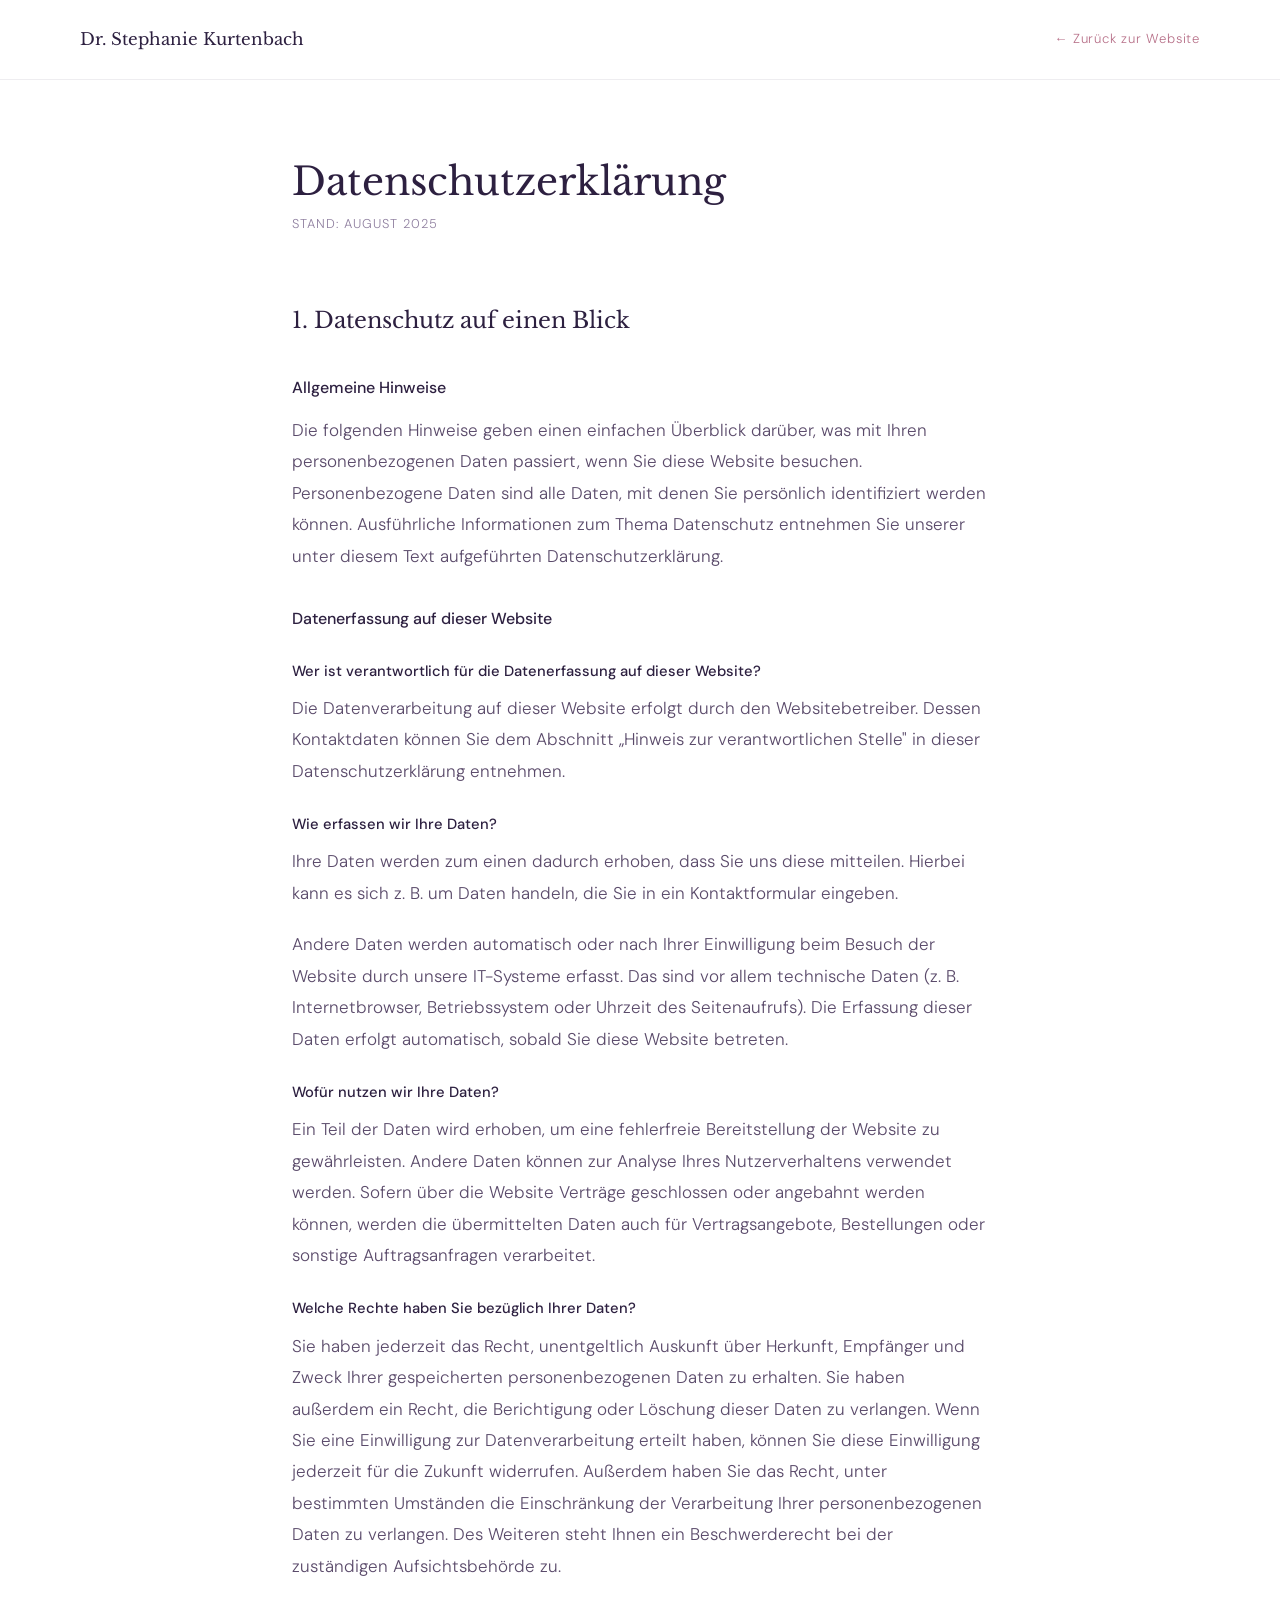
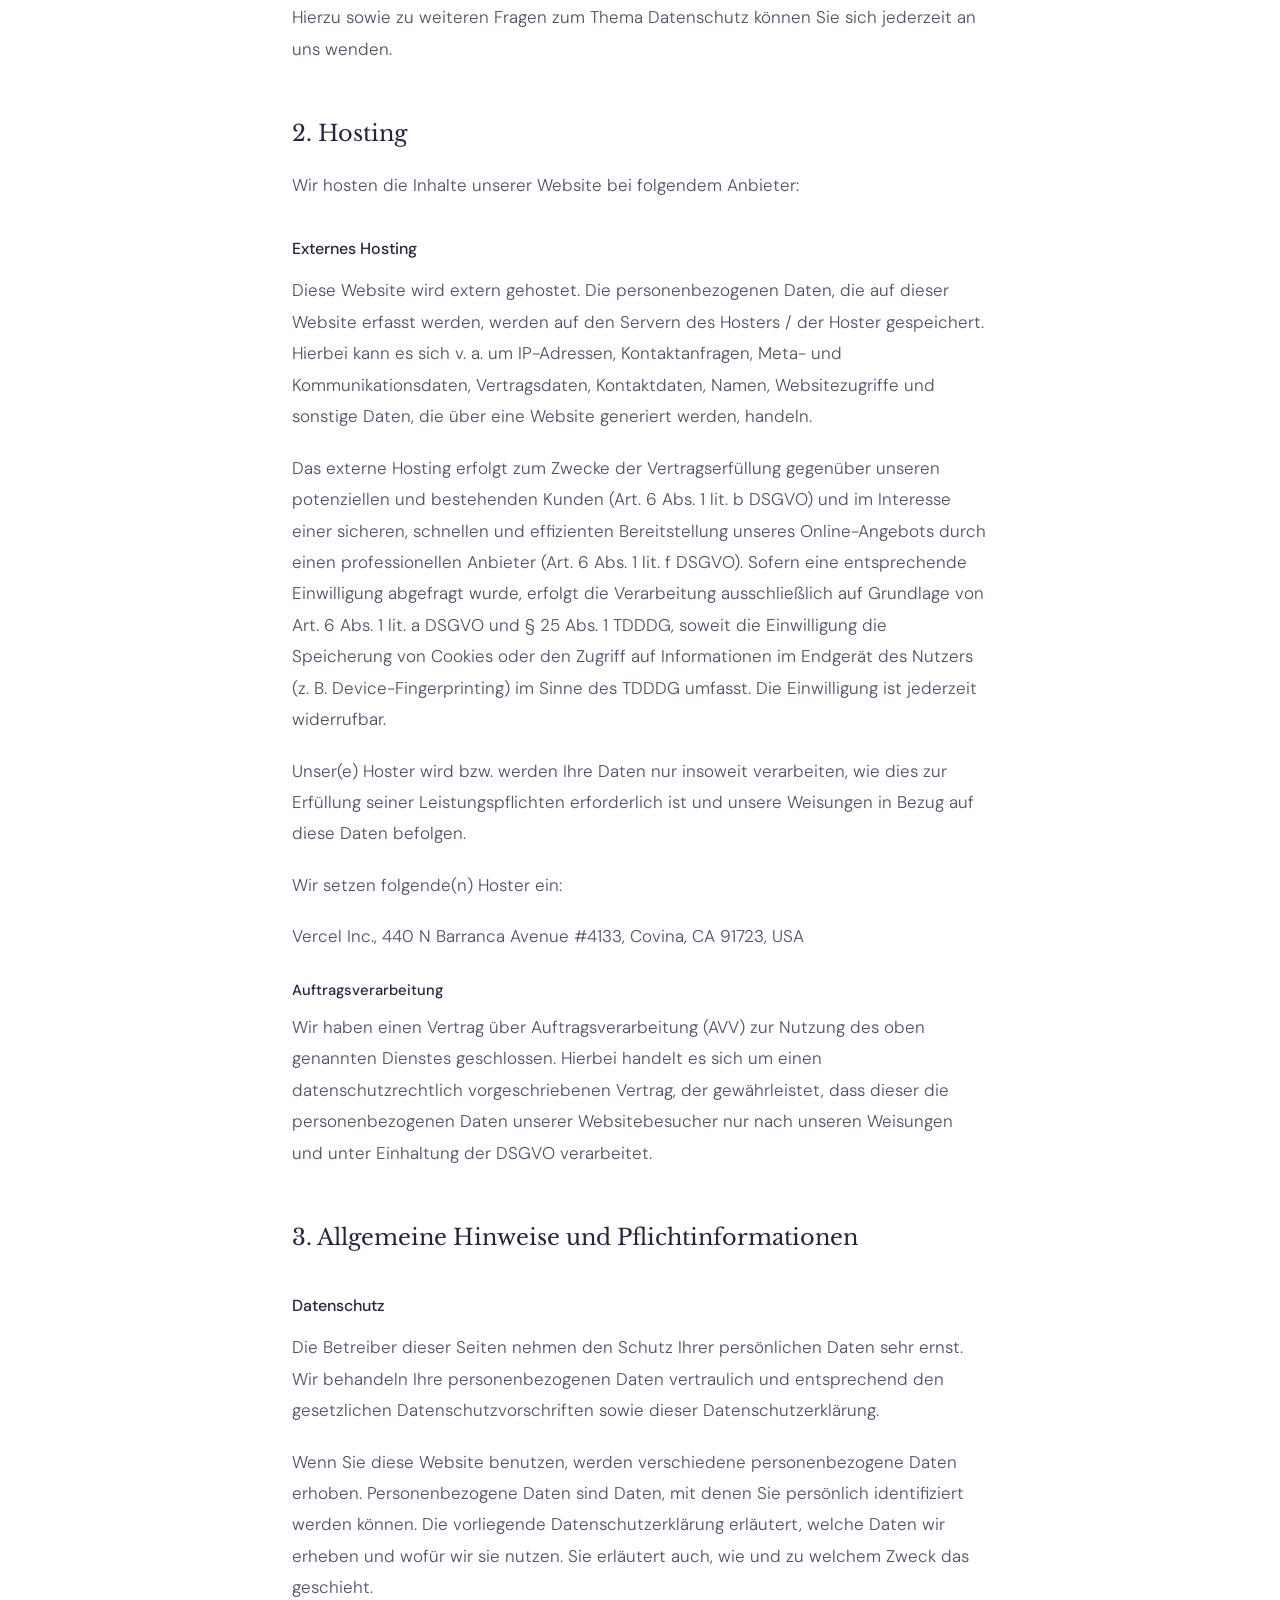
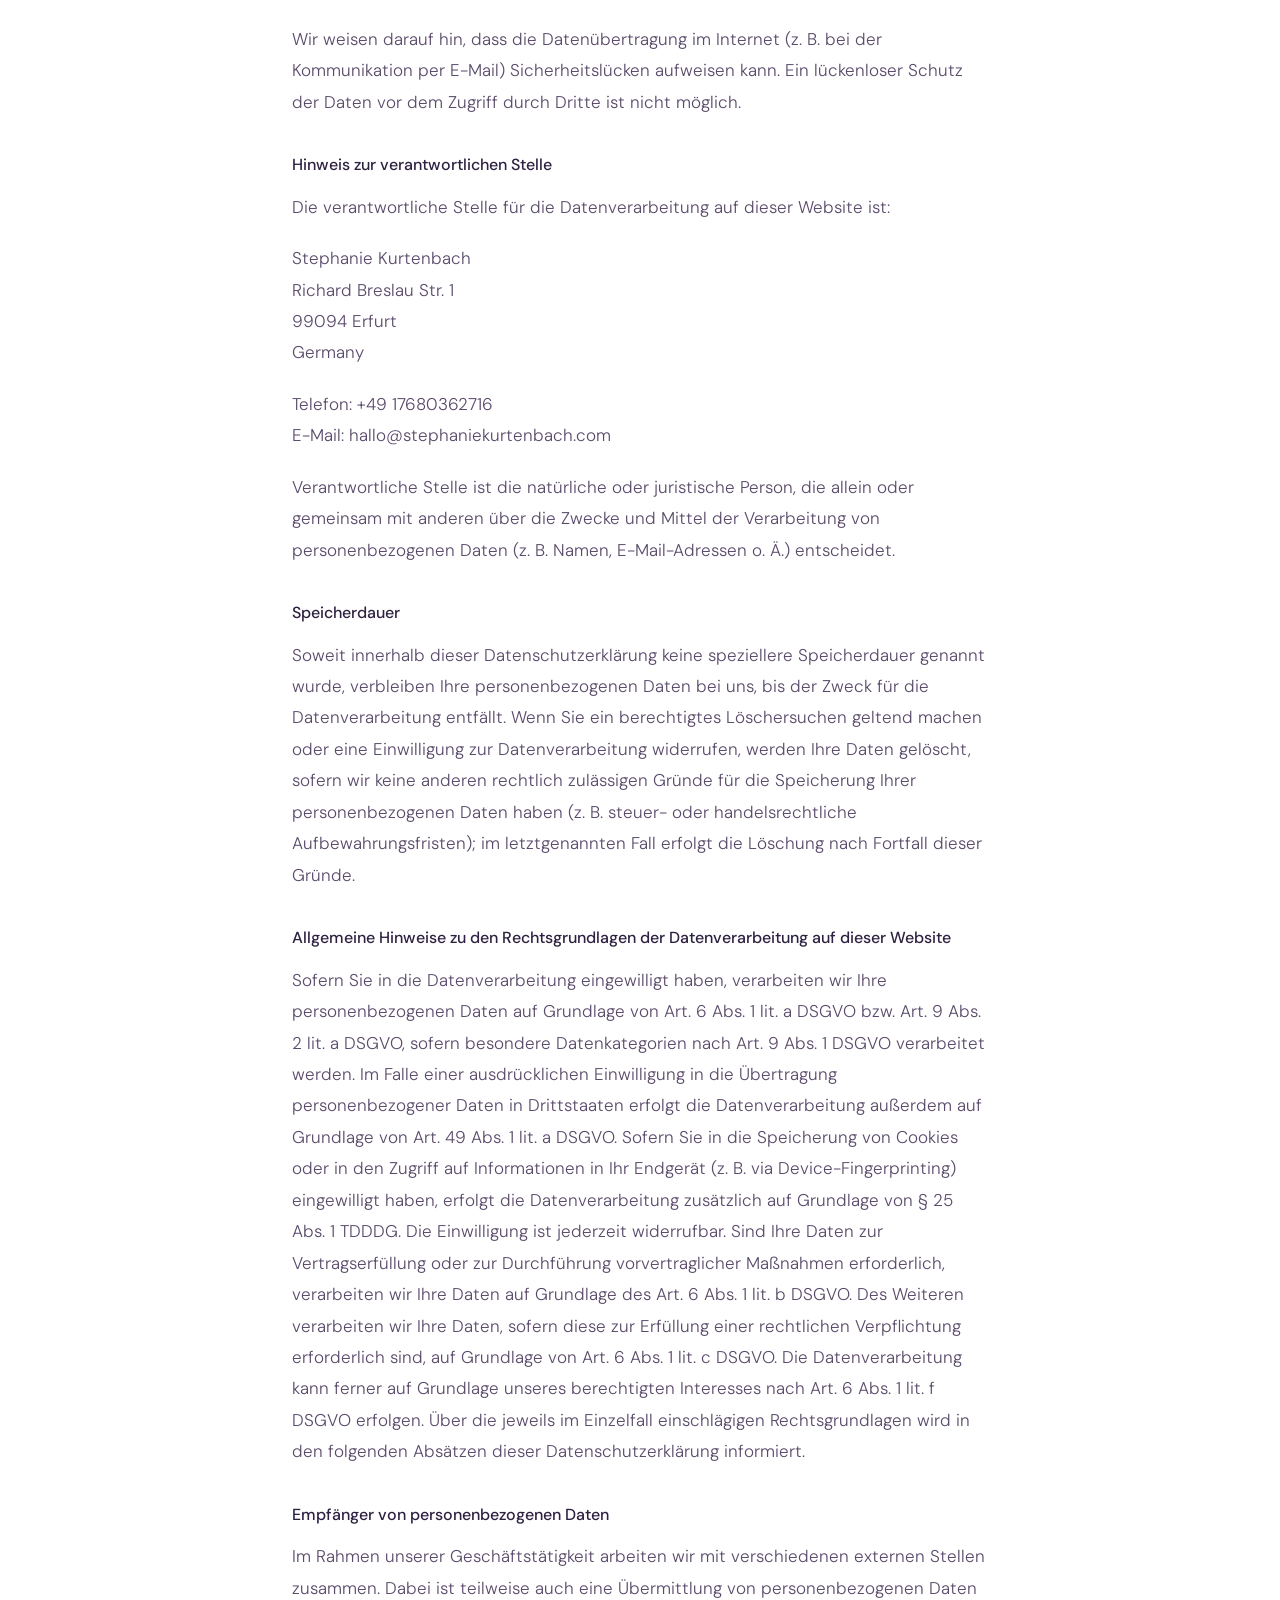
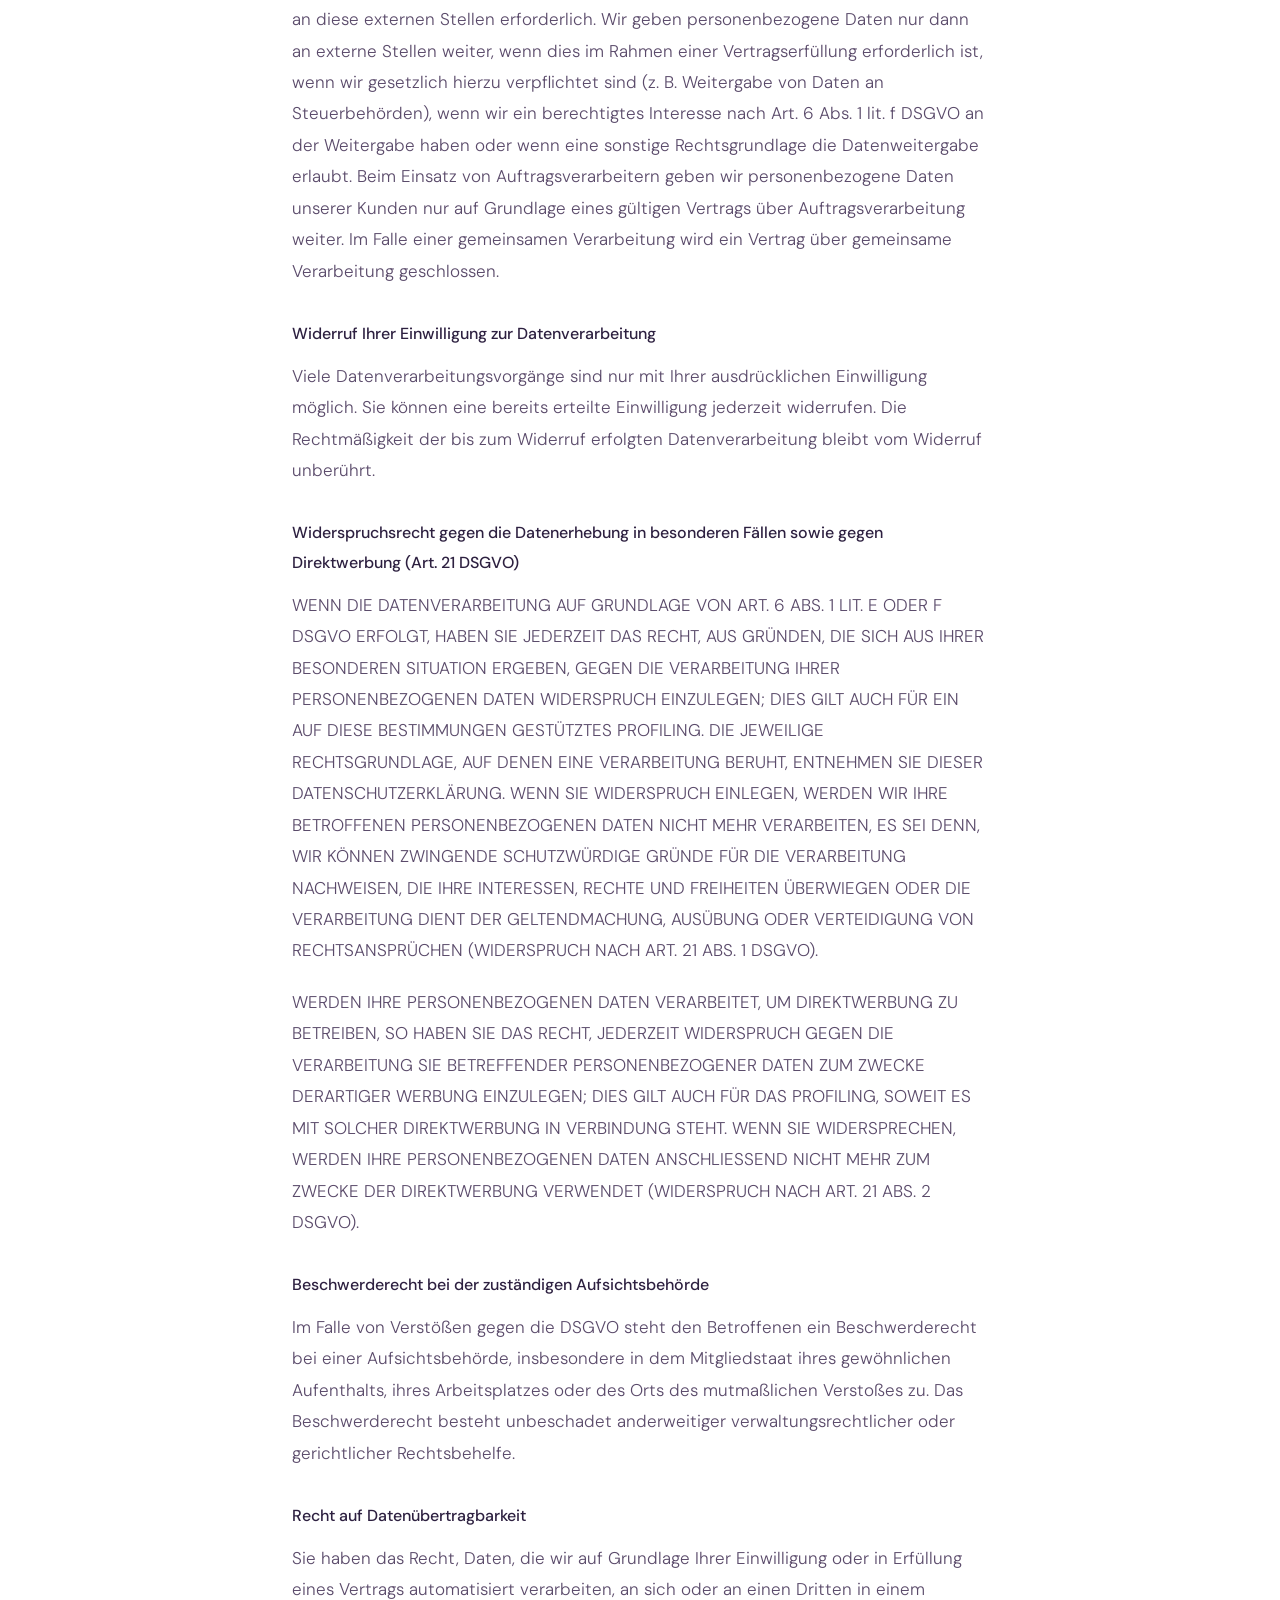
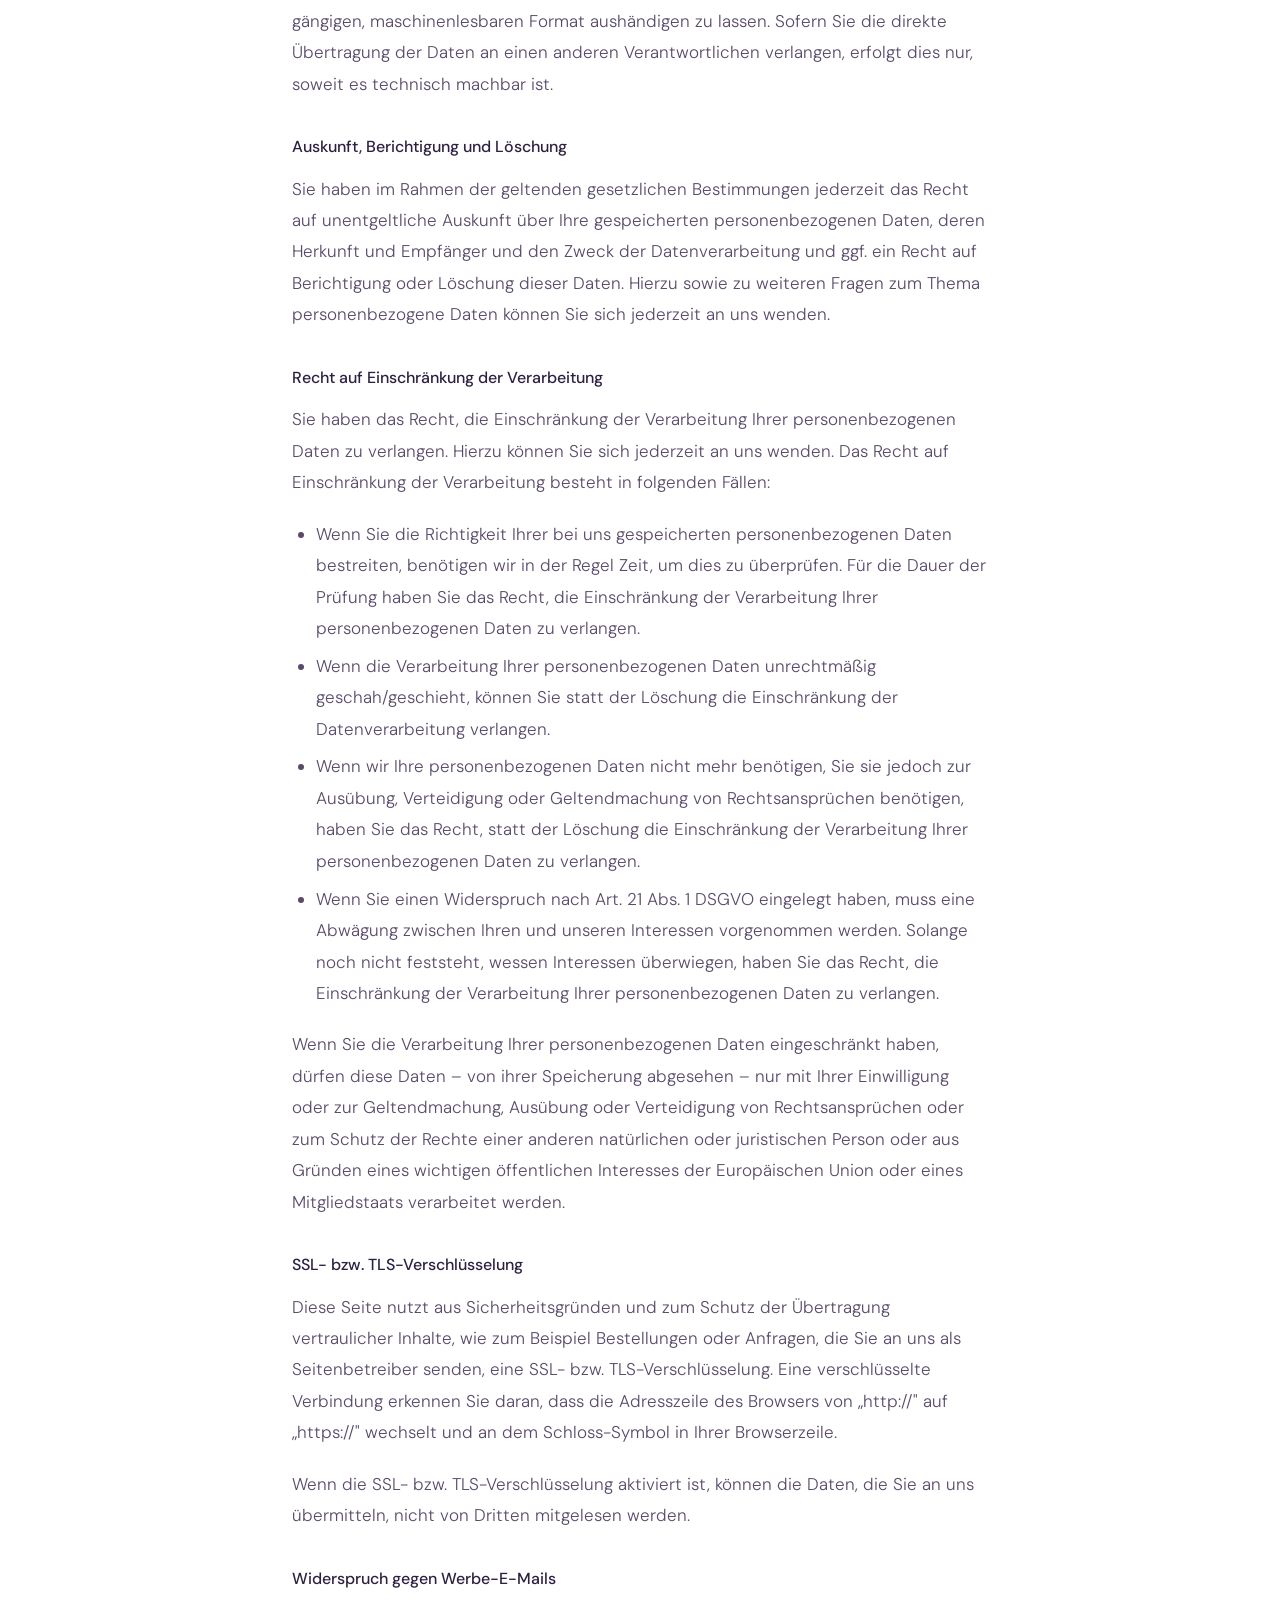
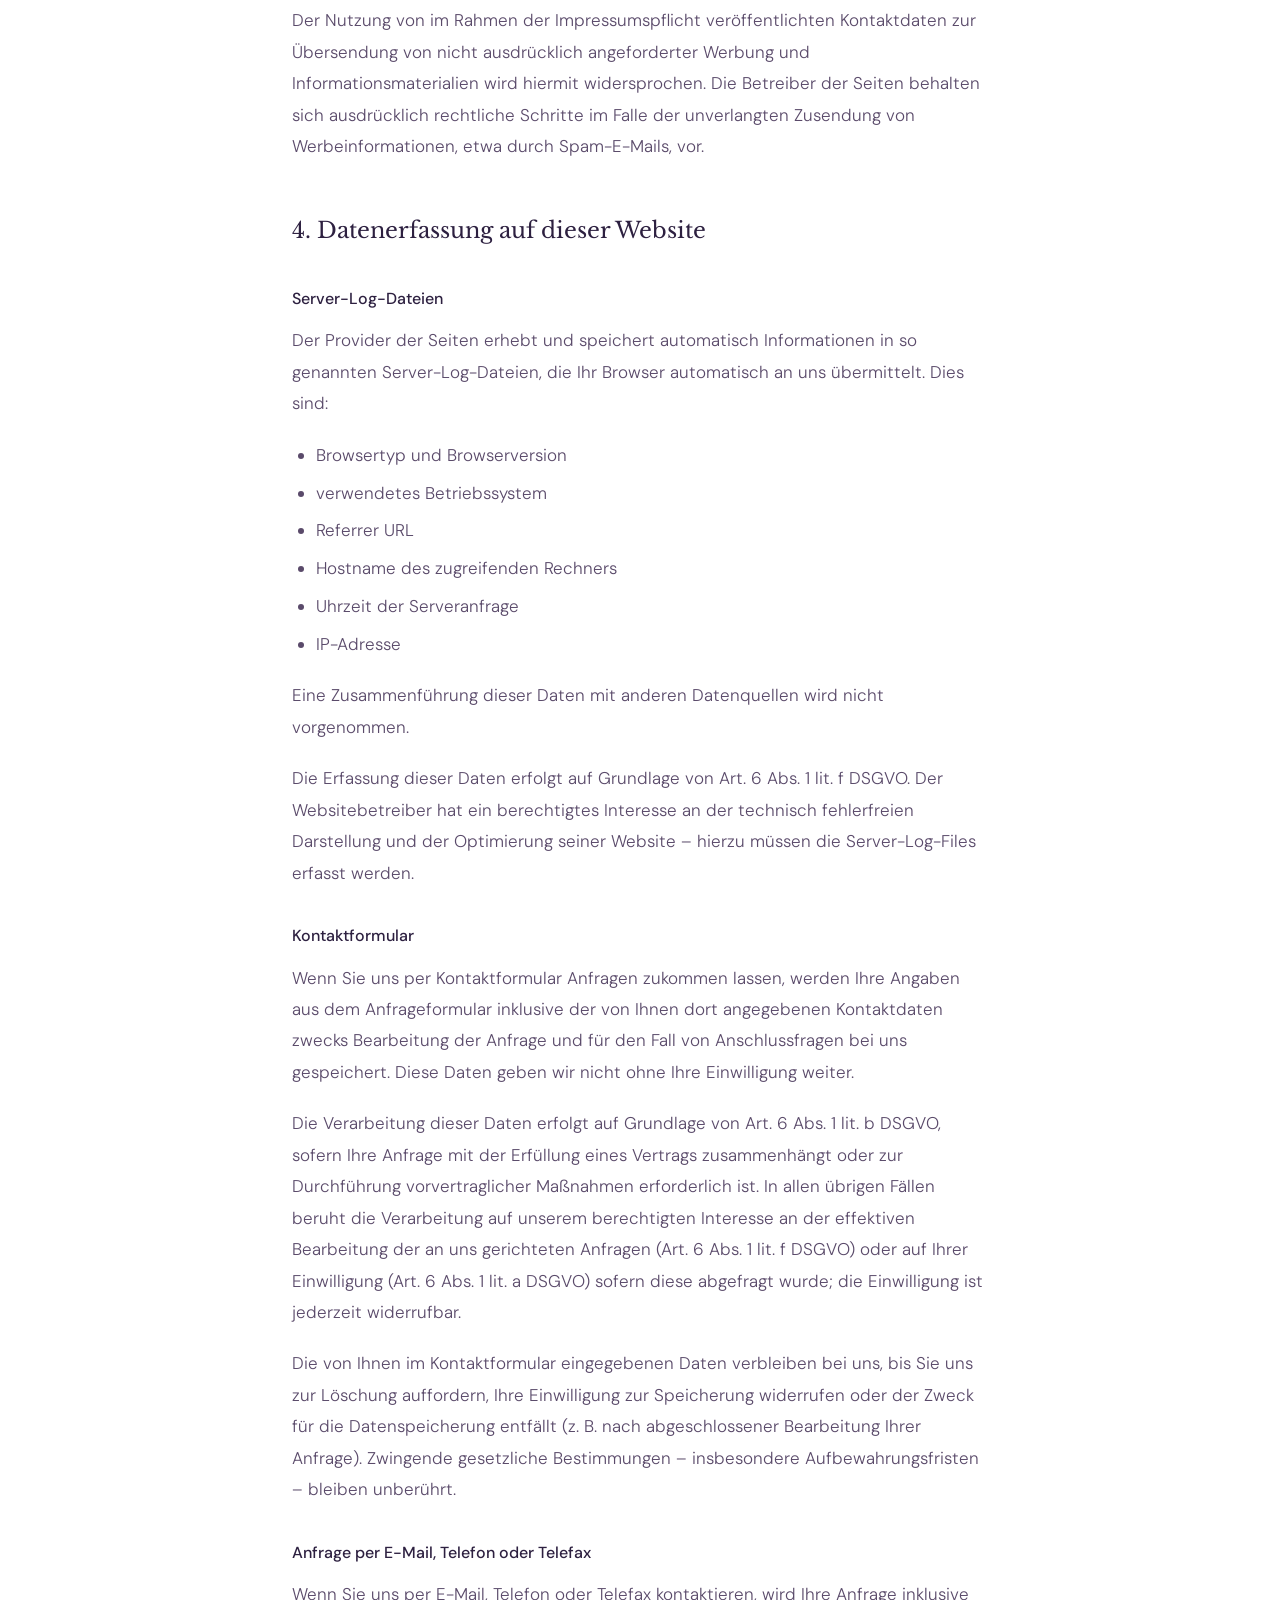
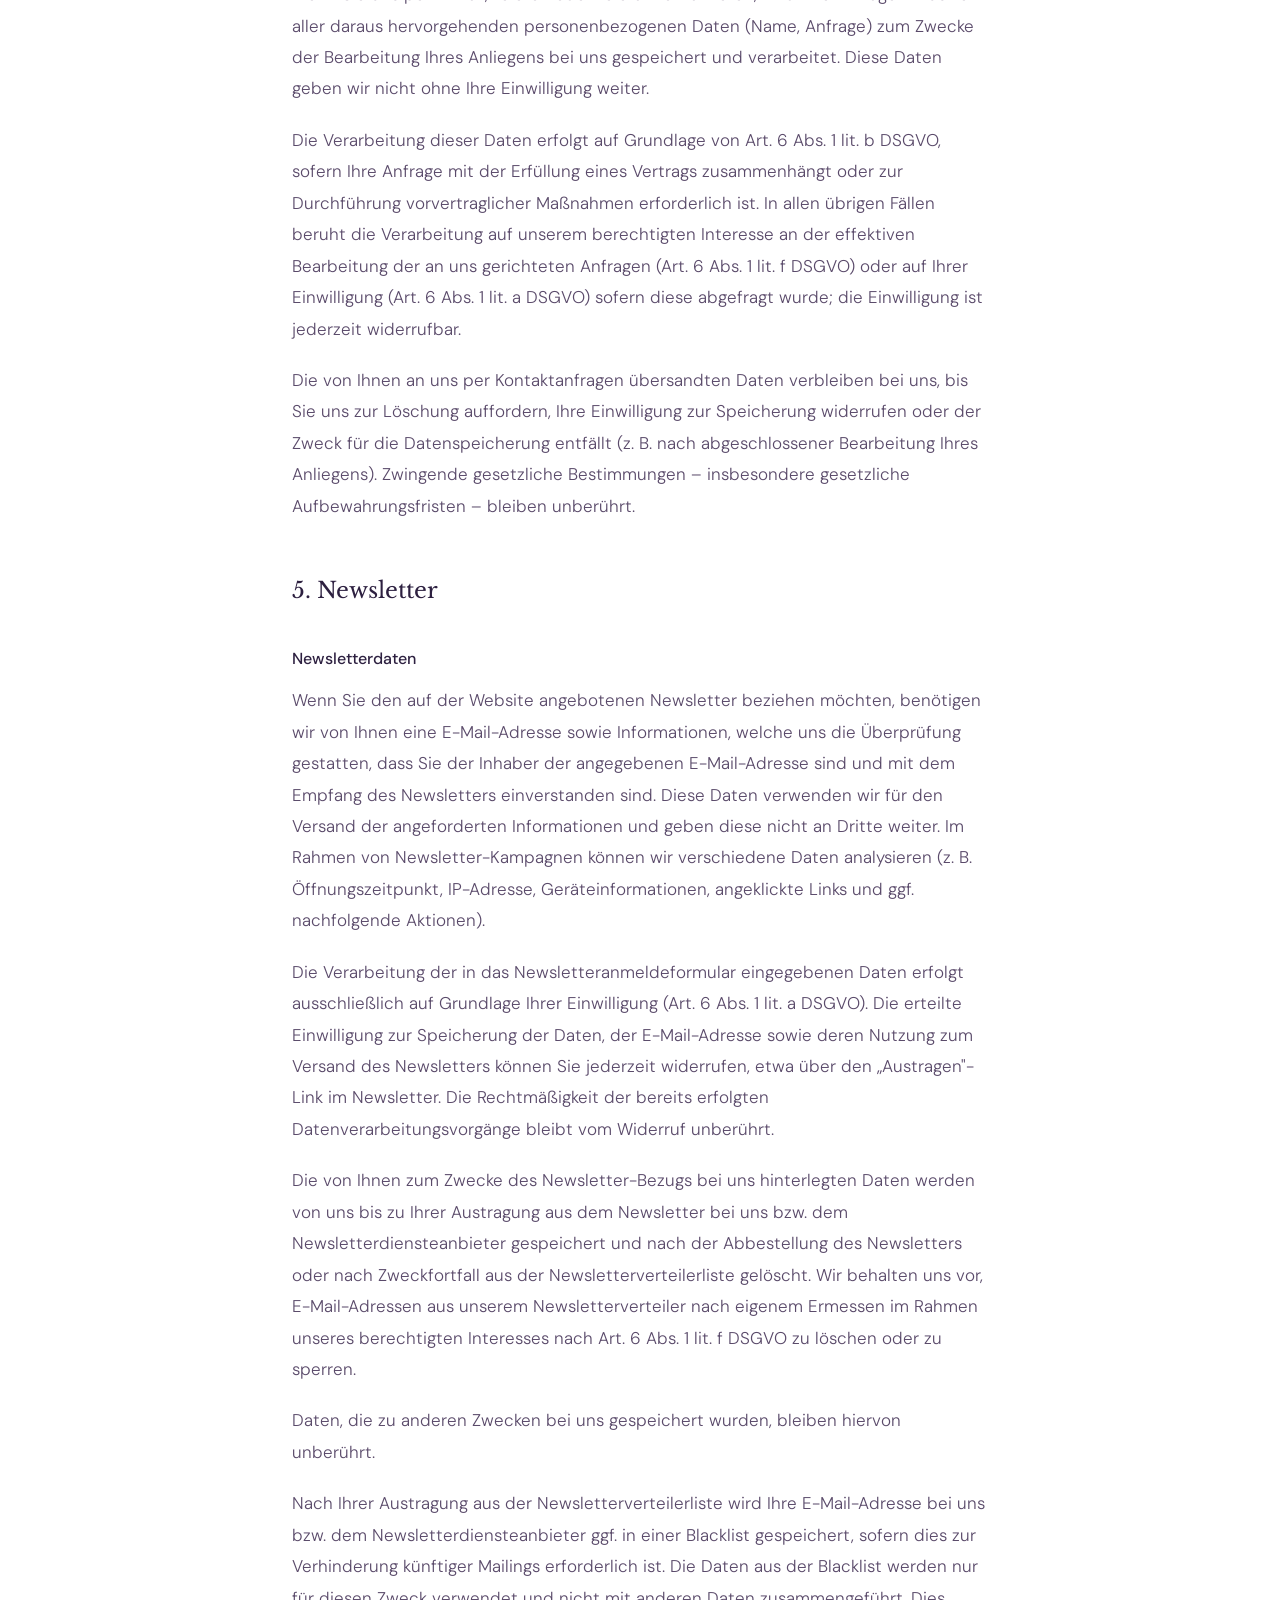
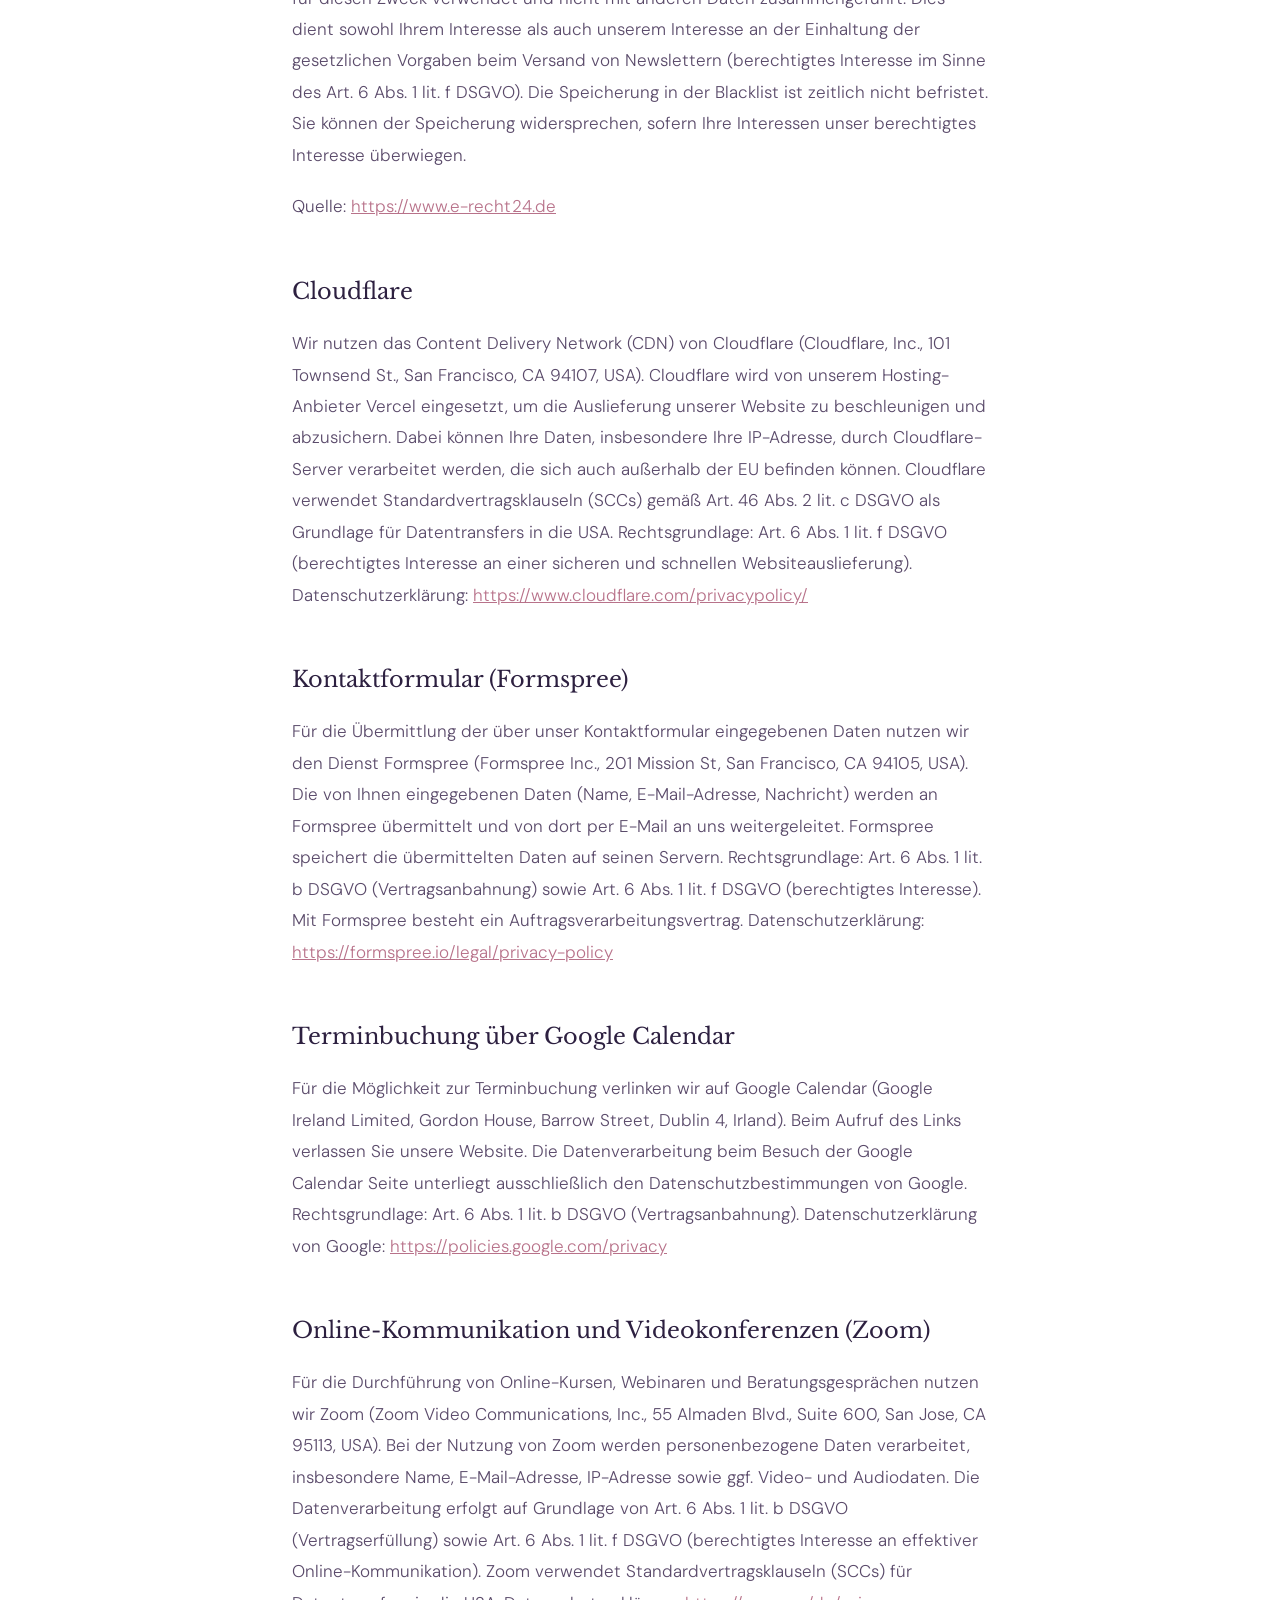
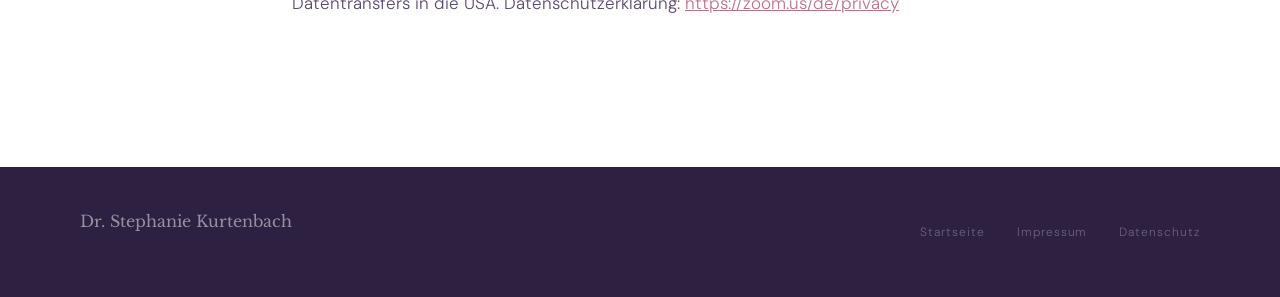
<file: datenschutz.html>
<!DOCTYPE html>
<html lang="de">
<head>
<meta charset="UTF-8">
<meta name="viewport" content="width=device-width, initial-scale=1.0">
<title>Datenschutzerklärung – Dr. Stephanie Kurtenbach</title>
<link rel="stylesheet" href="fonts/fonts.css">
<style>
  :root {
    --white: #FFFFFF;
    --off: #F9F7FA;
    --rose: #B8728A;
    --deep: #2D2040;
    --mid: #5A4A6A;
    --muted: #9080A0;
    --font-serif: 'Libre Baskerville', Georgia, serif;
    --font-sans: 'DM Sans', sans-serif;
  }
  * { margin: 0; padding: 0; box-sizing: border-box; }
  body { font-family: var(--font-sans); font-weight: 300; font-size: 17px; line-height: 1.85; color: var(--deep); background: var(--white); }
  nav { position: fixed; top: 0; left: 0; right: 0; z-index: 100; display: flex; justify-content: space-between; align-items: center; padding: 1.5rem 5rem; background: rgba(255,255,255,0.98); border-bottom: 1px solid rgba(45,32,64,0.08); }
  .nav-logo { font-family: var(--font-serif); font-size: 1.05rem; font-weight: 400; color: var(--deep); text-decoration: none; }
  .nav-back { font-size: 0.82rem; color: var(--rose); text-decoration: none; letter-spacing: 0.06em; }
  .nav-back:hover { text-decoration: underline; }
  main { max-width: 760px; margin: 0 auto; padding: 10rem 2rem 8rem; }
  h1 { font-family: var(--font-serif); font-size: clamp(2rem, 3vw, 3rem); font-weight: 400; color: var(--deep); margin-bottom: 0.5rem; line-height: 1.15; }
  .meta { font-size: 0.8rem; color: var(--muted); letter-spacing: 0.08em; text-transform: uppercase; margin-bottom: 4rem; display: block; }
  h2 { font-family: var(--font-serif); font-size: 1.4rem; font-weight: 400; color: var(--deep); margin: 3rem 0 1rem; }
  h3 { font-size: 1rem; font-weight: 500; color: var(--deep); margin: 2rem 0 0.75rem; }
  h4 { font-size: 0.92rem; font-weight: 500; color: var(--deep); margin: 1.5rem 0 0.5rem; }
  p { color: var(--mid); margin-bottom: 1.25rem; }
  a { color: var(--rose); }
  ul { color: var(--mid); padding-left: 1.5rem; margin-bottom: 1.25rem; }
  ul li { margin-bottom: 0.4rem; }
  .highlight { background: var(--off); border-left: 2px solid var(--rose); padding: 1.25rem 1.5rem; margin: 2rem 0; }
  footer { background: var(--deep); padding: 2.5rem 5rem; display: flex; justify-content: space-between; align-items: center; }
  .footer-logo { font-family: var(--font-serif); font-size: 1rem; font-weight: 400; color: rgba(255,255,255,0.5); }
  .footer-links { display: flex; gap: 2rem; }
  .footer-links a { font-size: 0.75rem; color: rgba(255,255,255,0.3); text-decoration: none; letter-spacing: 0.08em; }
  .footer-links a:hover { color: var(--rose); }
  @media (max-width: 768px) { nav { padding: 1rem 1.5rem; } main { padding: 8rem 1.5rem 5rem; } footer { padding: 2rem 1.5rem; flex-direction: column; gap: 1.25rem; } }
</style>
</head>
<body>
<nav>
  <a href="index.html" class="nav-logo">Dr. Stephanie Kurtenbach</a>
  <a href="index.html" class="nav-back">← Zurück zur Website</a>
</nav>
<main>

<h1>Datenschutz&shy;erkl&auml;rung</h1>
<span class="meta">Stand: August 2025</span>

<h2>1. Datenschutz auf einen Blick</h2>

<h3>Allgemeine Hinweise</h3>
<p>Die folgenden Hinweise geben einen einfachen Überblick darüber, was mit Ihren personenbezogenen Daten passiert, wenn Sie diese Website besuchen. Personenbezogene Daten sind alle Daten, mit denen Sie persönlich identifiziert werden können. Ausführliche Informationen zum Thema Datenschutz entnehmen Sie unserer unter diesem Text aufgeführten Datenschutzerklärung.</p>

<h3>Datenerfassung auf dieser Website</h3>
<h4>Wer ist verantwortlich für die Datenerfassung auf dieser Website?</h4>
<p>Die Datenverarbeitung auf dieser Website erfolgt durch den Websitebetreiber. Dessen Kontaktdaten können Sie dem Abschnitt „Hinweis zur verantwortlichen Stelle" in dieser Datenschutzerklärung entnehmen.</p>

<h4>Wie erfassen wir Ihre Daten?</h4>
<p>Ihre Daten werden zum einen dadurch erhoben, dass Sie uns diese mitteilen. Hierbei kann es sich z.&nbsp;B. um Daten handeln, die Sie in ein Kontaktformular eingeben.</p>
<p>Andere Daten werden automatisch oder nach Ihrer Einwilligung beim Besuch der Website durch unsere IT-Systeme erfasst. Das sind vor allem technische Daten (z.&nbsp;B. Internetbrowser, Betriebssystem oder Uhrzeit des Seitenaufrufs). Die Erfassung dieser Daten erfolgt automatisch, sobald Sie diese Website betreten.</p>

<h4>Wofür nutzen wir Ihre Daten?</h4>
<p>Ein Teil der Daten wird erhoben, um eine fehlerfreie Bereitstellung der Website zu gewährleisten. Andere Daten können zur Analyse Ihres Nutzerverhaltens verwendet werden. Sofern über die Website Verträge geschlossen oder angebahnt werden können, werden die übermittelten Daten auch für Vertragsangebote, Bestellungen oder sonstige Auftragsanfragen verarbeitet.</p>

<h4>Welche Rechte haben Sie bezüglich Ihrer Daten?</h4>
<p>Sie haben jederzeit das Recht, unentgeltlich Auskunft über Herkunft, Empfänger und Zweck Ihrer gespeicherten personenbezogenen Daten zu erhalten. Sie haben außerdem ein Recht, die Berichtigung oder Löschung dieser Daten zu verlangen. Wenn Sie eine Einwilligung zur Datenverarbeitung erteilt haben, können Sie diese Einwilligung jederzeit für die Zukunft widerrufen. Außerdem haben Sie das Recht, unter bestimmten Umständen die Einschränkung der Verarbeitung Ihrer personenbezogenen Daten zu verlangen. Des Weiteren steht Ihnen ein Beschwerderecht bei der zuständigen Aufsichtsbehörde zu.</p>
<p>Hierzu sowie zu weiteren Fragen zum Thema Datenschutz können Sie sich jederzeit an uns wenden.</p>

<h2>2. Hosting</h2>
<p>Wir hosten die Inhalte unserer Website bei folgendem Anbieter:</p>

<h3>Externes Hosting</h3>
<p>Diese Website wird extern gehostet. Die personenbezogenen Daten, die auf dieser Website erfasst werden, werden auf den Servern des Hosters / der Hoster gespeichert. Hierbei kann es sich v.&nbsp;a. um IP-Adressen, Kontaktanfragen, Meta- und Kommunikationsdaten, Vertragsdaten, Kontaktdaten, Namen, Websitezugriffe und sonstige Daten, die über eine Website generiert werden, handeln.</p>
<p>Das externe Hosting erfolgt zum Zwecke der Vertragserfüllung gegenüber unseren potenziellen und bestehenden Kunden (Art. 6 Abs. 1 lit. b DSGVO) und im Interesse einer sicheren, schnellen und effizienten Bereitstellung unseres Online-Angebots durch einen professionellen Anbieter (Art. 6 Abs. 1 lit. f DSGVO). Sofern eine entsprechende Einwilligung abgefragt wurde, erfolgt die Verarbeitung ausschließlich auf Grundlage von Art. 6 Abs. 1 lit. a DSGVO und § 25 Abs. 1 TDDDG, soweit die Einwilligung die Speicherung von Cookies oder den Zugriff auf Informationen im Endgerät des Nutzers (z.&nbsp;B. Device-Fingerprinting) im Sinne des TDDDG umfasst. Die Einwilligung ist jederzeit widerrufbar.</p>
<p>Unser(e) Hoster wird bzw. werden Ihre Daten nur insoweit verarbeiten, wie dies zur Erfüllung seiner Leistungspflichten erforderlich ist und unsere Weisungen in Bezug auf diese Daten befolgen.</p>
<p>Wir setzen folgende(n) Hoster ein:</p>
<p>Vercel Inc., 440 N Barranca Avenue #4133, Covina, CA 91723, USA</p>

<h4>Auftragsverarbeitung</h4>
<p>Wir haben einen Vertrag über Auftragsverarbeitung (AVV) zur Nutzung des oben genannten Dienstes geschlossen. Hierbei handelt es sich um einen datenschutzrechtlich vorgeschriebenen Vertrag, der gewährleistet, dass dieser die personenbezogenen Daten unserer Websitebesucher nur nach unseren Weisungen und unter Einhaltung der DSGVO verarbeitet.</p>

<h2>3. Allgemeine Hinweise und Pflichtinformationen</h2>

<h3>Datenschutz</h3>
<p>Die Betreiber dieser Seiten nehmen den Schutz Ihrer persönlichen Daten sehr ernst. Wir behandeln Ihre personenbezogenen Daten vertraulich und entsprechend den gesetzlichen Datenschutzvorschriften sowie dieser Datenschutzerklärung.</p>
<p>Wenn Sie diese Website benutzen, werden verschiedene personenbezogene Daten erhoben. Personenbezogene Daten sind Daten, mit denen Sie persönlich identifiziert werden können. Die vorliegende Datenschutzerklärung erläutert, welche Daten wir erheben und wofür wir sie nutzen. Sie erläutert auch, wie und zu welchem Zweck das geschieht.</p>
<p>Wir weisen darauf hin, dass die Datenübertragung im Internet (z.&nbsp;B. bei der Kommunikation per E-Mail) Sicherheitslücken aufweisen kann. Ein lückenloser Schutz der Daten vor dem Zugriff durch Dritte ist nicht möglich.</p>

<h3>Hinweis zur verantwortlichen Stelle</h3>
<p>Die verantwortliche Stelle für die Datenverarbeitung auf dieser Website ist:</p>
<p>Stephanie Kurtenbach<br>
Richard Breslau Str. 1<br>
99094 Erfurt<br>
Germany</p>
<p>Telefon: +49 17680362716<br>
E-Mail: hallo@stephaniekurtenbach.com</p>
<p>Verantwortliche Stelle ist die natürliche oder juristische Person, die allein oder gemeinsam mit anderen über die Zwecke und Mittel der Verarbeitung von personenbezogenen Daten (z.&nbsp;B. Namen, E-Mail-Adressen o.&nbsp;Ä.) entscheidet.</p>

<h3>Speicherdauer</h3>
<p>Soweit innerhalb dieser Datenschutzerklärung keine speziellere Speicherdauer genannt wurde, verbleiben Ihre personenbezogenen Daten bei uns, bis der Zweck für die Datenverarbeitung entfällt. Wenn Sie ein berechtigtes Löschersuchen geltend machen oder eine Einwilligung zur Datenverarbeitung widerrufen, werden Ihre Daten gelöscht, sofern wir keine anderen rechtlich zulässigen Gründe für die Speicherung Ihrer personenbezogenen Daten haben (z.&nbsp;B. steuer- oder handelsrechtliche Aufbewahrungsfristen); im letztgenannten Fall erfolgt die Löschung nach Fortfall dieser Gründe.</p>

<h3>Allgemeine Hinweise zu den Rechtsgrundlagen der Datenverarbeitung auf dieser Website</h3>
<p>Sofern Sie in die Datenverarbeitung eingewilligt haben, verarbeiten wir Ihre personenbezogenen Daten auf Grundlage von Art. 6 Abs. 1 lit. a DSGVO bzw. Art. 9 Abs. 2 lit. a DSGVO, sofern besondere Datenkategorien nach Art. 9 Abs. 1 DSGVO verarbeitet werden. Im Falle einer ausdrücklichen Einwilligung in die Übertragung personenbezogener Daten in Drittstaaten erfolgt die Datenverarbeitung außerdem auf Grundlage von Art. 49 Abs. 1 lit. a DSGVO. Sofern Sie in die Speicherung von Cookies oder in den Zugriff auf Informationen in Ihr Endgerät (z.&nbsp;B. via Device-Fingerprinting) eingewilligt haben, erfolgt die Datenverarbeitung zusätzlich auf Grundlage von § 25 Abs. 1 TDDDG. Die Einwilligung ist jederzeit widerrufbar. Sind Ihre Daten zur Vertragserfüllung oder zur Durchführung vorvertraglicher Maßnahmen erforderlich, verarbeiten wir Ihre Daten auf Grundlage des Art. 6 Abs. 1 lit. b DSGVO. Des Weiteren verarbeiten wir Ihre Daten, sofern diese zur Erfüllung einer rechtlichen Verpflichtung erforderlich sind, auf Grundlage von Art. 6 Abs. 1 lit. c DSGVO. Die Datenverarbeitung kann ferner auf Grundlage unseres berechtigten Interesses nach Art. 6 Abs. 1 lit. f DSGVO erfolgen. Über die jeweils im Einzelfall einschlägigen Rechtsgrundlagen wird in den folgenden Absätzen dieser Datenschutzerklärung informiert.</p>

<h3>Empfänger von personenbezogenen Daten</h3>
<p>Im Rahmen unserer Geschäftstätigkeit arbeiten wir mit verschiedenen externen Stellen zusammen. Dabei ist teilweise auch eine Übermittlung von personenbezogenen Daten an diese externen Stellen erforderlich. Wir geben personenbezogene Daten nur dann an externe Stellen weiter, wenn dies im Rahmen einer Vertragserfüllung erforderlich ist, wenn wir gesetzlich hierzu verpflichtet sind (z.&nbsp;B. Weitergabe von Daten an Steuerbehörden), wenn wir ein berechtigtes Interesse nach Art. 6 Abs. 1 lit. f DSGVO an der Weitergabe haben oder wenn eine sonstige Rechtsgrundlage die Datenweitergabe erlaubt. Beim Einsatz von Auftragsverarbeitern geben wir personenbezogene Daten unserer Kunden nur auf Grundlage eines gültigen Vertrags über Auftragsverarbeitung weiter. Im Falle einer gemeinsamen Verarbeitung wird ein Vertrag über gemeinsame Verarbeitung geschlossen.</p>

<h3>Widerruf Ihrer Einwilligung zur Datenverarbeitung</h3>
<p>Viele Datenverarbeitungsvorgänge sind nur mit Ihrer ausdrücklichen Einwilligung möglich. Sie können eine bereits erteilte Einwilligung jederzeit widerrufen. Die Rechtmäßigkeit der bis zum Widerruf erfolgten Datenverarbeitung bleibt vom Widerruf unberührt.</p>

<h3>Widerspruchsrecht gegen die Datenerhebung in besonderen Fällen sowie gegen Direktwerbung (Art. 21 DSGVO)</h3>
<p>WENN DIE DATENVERARBEITUNG AUF GRUNDLAGE VON ART. 6 ABS. 1 LIT. E ODER F DSGVO ERFOLGT, HABEN SIE JEDERZEIT DAS RECHT, AUS GRÜNDEN, DIE SICH AUS IHRER BESONDEREN SITUATION ERGEBEN, GEGEN DIE VERARBEITUNG IHRER PERSONENBEZOGENEN DATEN WIDERSPRUCH EINZULEGEN; DIES GILT AUCH FÜR EIN AUF DIESE BESTIMMUNGEN GESTÜTZTES PROFILING. DIE JEWEILIGE RECHTSGRUNDLAGE, AUF DENEN EINE VERARBEITUNG BERUHT, ENTNEHMEN SIE DIESER DATENSCHUTZERKLÄRUNG. WENN SIE WIDERSPRUCH EINLEGEN, WERDEN WIR IHRE BETROFFENEN PERSONENBEZOGENEN DATEN NICHT MEHR VERARBEITEN, ES SEI DENN, WIR KÖNNEN ZWINGENDE SCHUTZWÜRDIGE GRÜNDE FÜR DIE VERARBEITUNG NACHWEISEN, DIE IHRE INTERESSEN, RECHTE UND FREIHEITEN ÜBERWIEGEN ODER DIE VERARBEITUNG DIENT DER GELTENDMACHUNG, AUSÜBUNG ODER VERTEIDIGUNG VON RECHTSANSPRÜCHEN (WIDERSPRUCH NACH ART. 21 ABS. 1 DSGVO).</p>
<p>WERDEN IHRE PERSONENBEZOGENEN DATEN VERARBEITET, UM DIREKTWERBUNG ZU BETREIBEN, SO HABEN SIE DAS RECHT, JEDERZEIT WIDERSPRUCH GEGEN DIE VERARBEITUNG SIE BETREFFENDER PERSONENBEZOGENER DATEN ZUM ZWECKE DERARTIGER WERBUNG EINZULEGEN; DIES GILT AUCH FÜR DAS PROFILING, SOWEIT ES MIT SOLCHER DIREKTWERBUNG IN VERBINDUNG STEHT. WENN SIE WIDERSPRECHEN, WERDEN IHRE PERSONENBEZOGENEN DATEN ANSCHLIESSEND NICHT MEHR ZUM ZWECKE DER DIREKTWERBUNG VERWENDET (WIDERSPRUCH NACH ART. 21 ABS. 2 DSGVO).</p>

<h3>Beschwerderecht bei der zuständigen Aufsichtsbehörde</h3>
<p>Im Falle von Verstößen gegen die DSGVO steht den Betroffenen ein Beschwerderecht bei einer Aufsichtsbehörde, insbesondere in dem Mitgliedstaat ihres gewöhnlichen Aufenthalts, ihres Arbeitsplatzes oder des Orts des mutmaßlichen Verstoßes zu. Das Beschwerderecht besteht unbeschadet anderweitiger verwaltungsrechtlicher oder gerichtlicher Rechtsbehelfe.</p>

<h3>Recht auf Datenübertragbarkeit</h3>
<p>Sie haben das Recht, Daten, die wir auf Grundlage Ihrer Einwilligung oder in Erfüllung eines Vertrags automatisiert verarbeiten, an sich oder an einen Dritten in einem gängigen, maschinenlesbaren Format aushändigen zu lassen. Sofern Sie die direkte Übertragung der Daten an einen anderen Verantwortlichen verlangen, erfolgt dies nur, soweit es technisch machbar ist.</p>

<h3>Auskunft, Berichtigung und Löschung</h3>
<p>Sie haben im Rahmen der geltenden gesetzlichen Bestimmungen jederzeit das Recht auf unentgeltliche Auskunft über Ihre gespeicherten personenbezogenen Daten, deren Herkunft und Empfänger und den Zweck der Datenverarbeitung und ggf. ein Recht auf Berichtigung oder Löschung dieser Daten. Hierzu sowie zu weiteren Fragen zum Thema personenbezogene Daten können Sie sich jederzeit an uns wenden.</p>

<h3>Recht auf Einschränkung der Verarbeitung</h3>
<p>Sie haben das Recht, die Einschränkung der Verarbeitung Ihrer personenbezogenen Daten zu verlangen. Hierzu können Sie sich jederzeit an uns wenden. Das Recht auf Einschränkung der Verarbeitung besteht in folgenden Fällen:</p>
<ul>
  <li>Wenn Sie die Richtigkeit Ihrer bei uns gespeicherten personenbezogenen Daten bestreiten, benötigen wir in der Regel Zeit, um dies zu überprüfen. Für die Dauer der Prüfung haben Sie das Recht, die Einschränkung der Verarbeitung Ihrer personenbezogenen Daten zu verlangen.</li>
  <li>Wenn die Verarbeitung Ihrer personenbezogenen Daten unrechtmäßig geschah/geschieht, können Sie statt der Löschung die Einschränkung der Datenverarbeitung verlangen.</li>
  <li>Wenn wir Ihre personenbezogenen Daten nicht mehr benötigen, Sie sie jedoch zur Ausübung, Verteidigung oder Geltendmachung von Rechtsansprüchen benötigen, haben Sie das Recht, statt der Löschung die Einschränkung der Verarbeitung Ihrer personenbezogenen Daten zu verlangen.</li>
  <li>Wenn Sie einen Widerspruch nach Art. 21 Abs. 1 DSGVO eingelegt haben, muss eine Abwägung zwischen Ihren und unseren Interessen vorgenommen werden. Solange noch nicht feststeht, wessen Interessen überwiegen, haben Sie das Recht, die Einschränkung der Verarbeitung Ihrer personenbezogenen Daten zu verlangen.</li>
</ul>
<p>Wenn Sie die Verarbeitung Ihrer personenbezogenen Daten eingeschränkt haben, dürfen diese Daten – von ihrer Speicherung abgesehen – nur mit Ihrer Einwilligung oder zur Geltendmachung, Ausübung oder Verteidigung von Rechtsansprüchen oder zum Schutz der Rechte einer anderen natürlichen oder juristischen Person oder aus Gründen eines wichtigen öffentlichen Interesses der Europäischen Union oder eines Mitgliedstaats verarbeitet werden.</p>

<h3>SSL- bzw. TLS-Verschlüsselung</h3>
<p>Diese Seite nutzt aus Sicherheitsgründen und zum Schutz der Übertragung vertraulicher Inhalte, wie zum Beispiel Bestellungen oder Anfragen, die Sie an uns als Seitenbetreiber senden, eine SSL- bzw. TLS-Verschlüsselung. Eine verschlüsselte Verbindung erkennen Sie daran, dass die Adresszeile des Browsers von „http://" auf „https://" wechselt und an dem Schloss-Symbol in Ihrer Browserzeile.</p>
<p>Wenn die SSL- bzw. TLS-Verschlüsselung aktiviert ist, können die Daten, die Sie an uns übermitteln, nicht von Dritten mitgelesen werden.</p>

<h3>Widerspruch gegen Werbe-E-Mails</h3>
<p>Der Nutzung von im Rahmen der Impressumspflicht veröffentlichten Kontaktdaten zur Übersendung von nicht ausdrücklich angeforderter Werbung und Informationsmaterialien wird hiermit widersprochen. Die Betreiber der Seiten behalten sich ausdrücklich rechtliche Schritte im Falle der unverlangten Zusendung von Werbeinformationen, etwa durch Spam-E-Mails, vor.</p>

<h2>4. Datenerfassung auf dieser Website</h2>

<h3>Server-Log-Dateien</h3>
<p>Der Provider der Seiten erhebt und speichert automatisch Informationen in so genannten Server-Log-Dateien, die Ihr Browser automatisch an uns übermittelt. Dies sind:</p>
<ul>
  <li>Browsertyp und Browserversion</li>
  <li>verwendetes Betriebssystem</li>
  <li>Referrer URL</li>
  <li>Hostname des zugreifenden Rechners</li>
  <li>Uhrzeit der Serveranfrage</li>
  <li>IP-Adresse</li>
</ul>
<p>Eine Zusammenführung dieser Daten mit anderen Datenquellen wird nicht vorgenommen.</p>
<p>Die Erfassung dieser Daten erfolgt auf Grundlage von Art. 6 Abs. 1 lit. f DSGVO. Der Websitebetreiber hat ein berechtigtes Interesse an der technisch fehlerfreien Darstellung und der Optimierung seiner Website – hierzu müssen die Server-Log-Files erfasst werden.</p>

<h3>Kontaktformular</h3>
<p>Wenn Sie uns per Kontaktformular Anfragen zukommen lassen, werden Ihre Angaben aus dem Anfrageformular inklusive der von Ihnen dort angegebenen Kontaktdaten zwecks Bearbeitung der Anfrage und für den Fall von Anschlussfragen bei uns gespeichert. Diese Daten geben wir nicht ohne Ihre Einwilligung weiter.</p>
<p>Die Verarbeitung dieser Daten erfolgt auf Grundlage von Art. 6 Abs. 1 lit. b DSGVO, sofern Ihre Anfrage mit der Erfüllung eines Vertrags zusammenhängt oder zur Durchführung vorvertraglicher Maßnahmen erforderlich ist. In allen übrigen Fällen beruht die Verarbeitung auf unserem berechtigten Interesse an der effektiven Bearbeitung der an uns gerichteten Anfragen (Art. 6 Abs. 1 lit. f DSGVO) oder auf Ihrer Einwilligung (Art. 6 Abs. 1 lit. a DSGVO) sofern diese abgefragt wurde; die Einwilligung ist jederzeit widerrufbar.</p>
<p>Die von Ihnen im Kontaktformular eingegebenen Daten verbleiben bei uns, bis Sie uns zur Löschung auffordern, Ihre Einwilligung zur Speicherung widerrufen oder der Zweck für die Datenspeicherung entfällt (z.&nbsp;B. nach abgeschlossener Bearbeitung Ihrer Anfrage). Zwingende gesetzliche Bestimmungen – insbesondere Aufbewahrungsfristen – bleiben unberührt.</p>

<h3>Anfrage per E-Mail, Telefon oder Telefax</h3>
<p>Wenn Sie uns per E-Mail, Telefon oder Telefax kontaktieren, wird Ihre Anfrage inklusive aller daraus hervorgehenden personenbezogenen Daten (Name, Anfrage) zum Zwecke der Bearbeitung Ihres Anliegens bei uns gespeichert und verarbeitet. Diese Daten geben wir nicht ohne Ihre Einwilligung weiter.</p>
<p>Die Verarbeitung dieser Daten erfolgt auf Grundlage von Art. 6 Abs. 1 lit. b DSGVO, sofern Ihre Anfrage mit der Erfüllung eines Vertrags zusammenhängt oder zur Durchführung vorvertraglicher Maßnahmen erforderlich ist. In allen übrigen Fällen beruht die Verarbeitung auf unserem berechtigten Interesse an der effektiven Bearbeitung der an uns gerichteten Anfragen (Art. 6 Abs. 1 lit. f DSGVO) oder auf Ihrer Einwilligung (Art. 6 Abs. 1 lit. a DSGVO) sofern diese abgefragt wurde; die Einwilligung ist jederzeit widerrufbar.</p>
<p>Die von Ihnen an uns per Kontaktanfragen übersandten Daten verbleiben bei uns, bis Sie uns zur Löschung auffordern, Ihre Einwilligung zur Speicherung widerrufen oder der Zweck für die Datenspeicherung entfällt (z.&nbsp;B. nach abgeschlossener Bearbeitung Ihres Anliegens). Zwingende gesetzliche Bestimmungen – insbesondere gesetzliche Aufbewahrungsfristen – bleiben unberührt.</p>

<h2>5. Newsletter</h2>

<h3>Newsletterdaten</h3>
<p>Wenn Sie den auf der Website angebotenen Newsletter beziehen möchten, benötigen wir von Ihnen eine E-Mail-Adresse sowie Informationen, welche uns die Überprüfung gestatten, dass Sie der Inhaber der angegebenen E-Mail-Adresse sind und mit dem Empfang des Newsletters einverstanden sind. Diese Daten verwenden wir für den Versand der angeforderten Informationen und geben diese nicht an Dritte weiter. Im Rahmen von Newsletter-Kampagnen können wir verschiedene Daten analysieren (z.&nbsp;B. Öffnungszeitpunkt, IP-Adresse, Geräteinformationen, angeklickte Links und ggf. nachfolgende Aktionen).</p>
<p>Die Verarbeitung der in das Newsletteranmeldeformular eingegebenen Daten erfolgt ausschließlich auf Grundlage Ihrer Einwilligung (Art. 6 Abs. 1 lit. a DSGVO). Die erteilte Einwilligung zur Speicherung der Daten, der E-Mail-Adresse sowie deren Nutzung zum Versand des Newsletters können Sie jederzeit widerrufen, etwa über den „Austragen"-Link im Newsletter. Die Rechtmäßigkeit der bereits erfolgten Datenverarbeitungsvorgänge bleibt vom Widerruf unberührt.</p>
<p>Die von Ihnen zum Zwecke des Newsletter-Bezugs bei uns hinterlegten Daten werden von uns bis zu Ihrer Austragung aus dem Newsletter bei uns bzw. dem Newsletterdiensteanbieter gespeichert und nach der Abbestellung des Newsletters oder nach Zweckfortfall aus der Newsletterverteilerliste gelöscht. Wir behalten uns vor, E-Mail-Adressen aus unserem Newsletterverteiler nach eigenem Ermessen im Rahmen unseres berechtigten Interesses nach Art. 6 Abs. 1 lit. f DSGVO zu löschen oder zu sperren.</p>
<p>Daten, die zu anderen Zwecken bei uns gespeichert wurden, bleiben hiervon unberührt.</p>
<p>Nach Ihrer Austragung aus der Newsletterverteilerliste wird Ihre E-Mail-Adresse bei uns bzw. dem Newsletterdiensteanbieter ggf. in einer Blacklist gespeichert, sofern dies zur Verhinderung künftiger Mailings erforderlich ist. Die Daten aus der Blacklist werden nur für diesen Zweck verwendet und nicht mit anderen Daten zusammengeführt. Dies dient sowohl Ihrem Interesse als auch unserem Interesse an der Einhaltung der gesetzlichen Vorgaben beim Versand von Newslettern (berechtigtes Interesse im Sinne des Art. 6 Abs. 1 lit. f DSGVO). Die Speicherung in der Blacklist ist zeitlich nicht befristet. Sie können der Speicherung widersprechen, sofern Ihre Interessen unser berechtigtes Interesse überwiegen.</p>
<p>Quelle: <a href="https://www.e-recht24.de" target="_blank" rel="noopener">https://www.e-recht24.de</a></p>

<h2>Cloudflare</h2>
<p>Wir nutzen das Content Delivery Network (CDN) von Cloudflare (Cloudflare, Inc., 101 Townsend St., San Francisco, CA 94107, USA). Cloudflare wird von unserem Hosting-Anbieter Vercel eingesetzt, um die Auslieferung unserer Website zu beschleunigen und abzusichern. Dabei können Ihre Daten, insbesondere Ihre IP-Adresse, durch Cloudflare-Server verarbeitet werden, die sich auch außerhalb der EU befinden können. Cloudflare verwendet Standardvertragsklauseln (SCCs) gemäß Art. 46 Abs. 2 lit. c DSGVO als Grundlage für Datentransfers in die USA. Rechtsgrundlage: Art. 6 Abs. 1 lit. f DSGVO (berechtigtes Interesse an einer sicheren und schnellen Websiteauslieferung). Datenschutzerklärung: <a href="https://www.cloudflare.com/privacypolicy/" target="_blank" rel="noopener">https://www.cloudflare.com/privacypolicy/</a></p>

<h2>Kontaktformular (Formspree)</h2>
<p>Für die Übermittlung der über unser Kontaktformular eingegebenen Daten nutzen wir den Dienst Formspree (Formspree Inc., 201 Mission St, San Francisco, CA 94105, USA). Die von Ihnen eingegebenen Daten (Name, E-Mail-Adresse, Nachricht) werden an Formspree übermittelt und von dort per E-Mail an uns weitergeleitet. Formspree speichert die übermittelten Daten auf seinen Servern. Rechtsgrundlage: Art. 6 Abs. 1 lit. b DSGVO (Vertragsanbahnung) sowie Art. 6 Abs. 1 lit. f DSGVO (berechtigtes Interesse). Mit Formspree besteht ein Auftragsverarbeitungsvertrag. Datenschutzerklärung: <a href="https://formspree.io/legal/privacy-policy" target="_blank" rel="noopener">https://formspree.io/legal/privacy-policy</a></p>

<h2>Terminbuchung über Google Calendar</h2>
<p>Für die Möglichkeit zur Terminbuchung verlinken wir auf Google Calendar (Google Ireland Limited, Gordon House, Barrow Street, Dublin 4, Irland). Beim Aufruf des Links verlassen Sie unsere Website. Die Datenverarbeitung beim Besuch der Google Calendar Seite unterliegt ausschließlich den Datenschutzbestimmungen von Google. Rechtsgrundlage: Art. 6 Abs. 1 lit. b DSGVO (Vertragsanbahnung). Datenschutzerklärung von Google: <a href="https://policies.google.com/privacy" target="_blank" rel="noopener">https://policies.google.com/privacy</a></p>

<h2>Online-Kommunikation und Videokonferenzen (Zoom)</h2>
<p>Für die Durchführung von Online-Kursen, Webinaren und Beratungsgesprächen nutzen wir Zoom (Zoom Video Communications, Inc., 55 Almaden Blvd., Suite 600, San Jose, CA 95113, USA). Bei der Nutzung von Zoom werden personenbezogene Daten verarbeitet, insbesondere Name, E-Mail-Adresse, IP-Adresse sowie ggf. Video- und Audiodaten. Die Datenverarbeitung erfolgt auf Grundlage von Art. 6 Abs. 1 lit. b DSGVO (Vertragserfüllung) sowie Art. 6 Abs. 1 lit. f DSGVO (berechtigtes Interesse an effektiver Online-Kommunikation). Zoom verwendet Standardvertragsklauseln (SCCs) für Datentransfers in die USA. Datenschutzerklärung: <a href="https://zoom.us/de/privacy" target="_blank" rel="noopener">https://zoom.us/de/privacy</a></p>

</main>
<footer>
  <p class="footer-logo">Dr. Stephanie Kurtenbach</p>
  <div class="footer-links">
    <a href="index.html">Startseite</a>
    <a href="impressum.html">Impressum</a>
    <a href="datenschutz.html">Datenschutz</a>
  </div>
</footer>
</body>
</html>
</file>
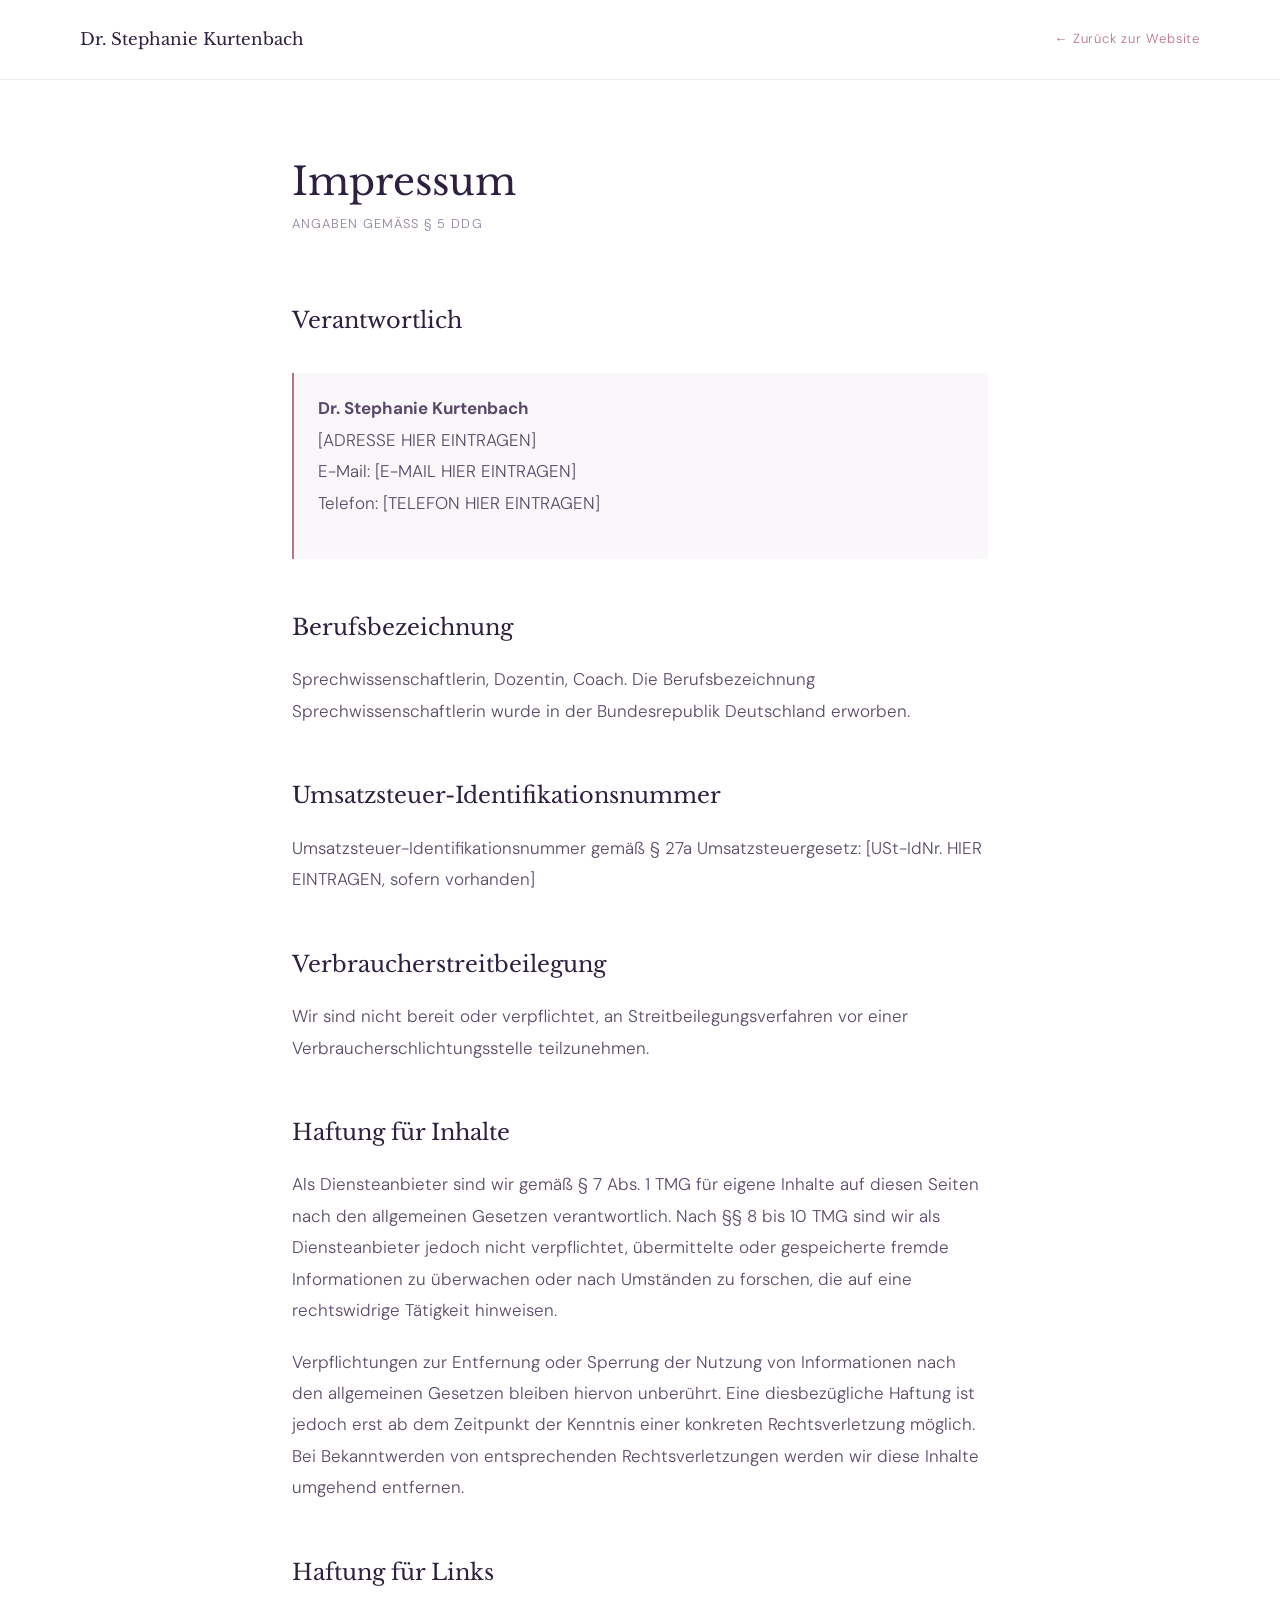
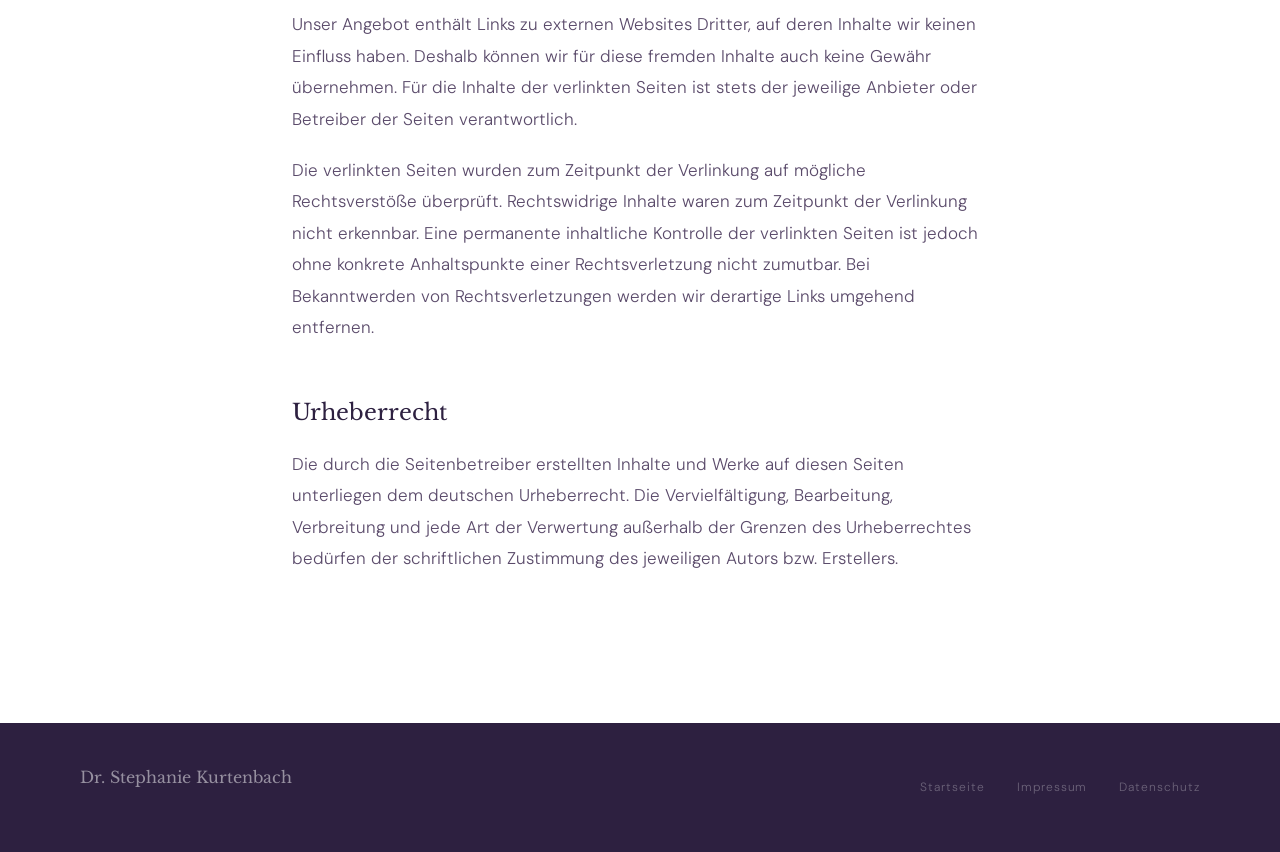
<file: impressum.html>
<!DOCTYPE html>
<html lang="de">
<head>
<meta charset="UTF-8">
<meta name="viewport" content="width=device-width, initial-scale=1.0">
<title>Impressum – Dr. Stephanie Kurtenbach</title>
<link rel="stylesheet" href="fonts/fonts.css">
<style>
  :root {
    --white: #FFFFFF;
    --off: #F9F7FA;
    --rose: #B8728A;
    --deep: #2D2040;
    --mid: #5A4A6A;
    --muted: #9080A0;
    --font-serif: 'Libre Baskerville', Georgia, serif;
    --font-sans: 'DM Sans', sans-serif;
  }
  * { margin: 0; padding: 0; box-sizing: border-box; }
  body { font-family: var(--font-sans); font-weight: 300; font-size: 17px; line-height: 1.85; color: var(--deep); background: var(--white); }
  nav { position: fixed; top: 0; left: 0; right: 0; z-index: 100; display: flex; justify-content: space-between; align-items: center; padding: 1.5rem 5rem; background: rgba(255,255,255,0.98); border-bottom: 1px solid rgba(45,32,64,0.08); }
  .nav-logo { font-family: var(--font-serif); font-size: 1.05rem; font-weight: 400; color: var(--deep); text-decoration: none; }
  .nav-back { font-size: 0.82rem; color: var(--rose); text-decoration: none; letter-spacing: 0.06em; }
  .nav-back:hover { text-decoration: underline; }
  main { max-width: 760px; margin: 0 auto; padding: 10rem 2rem 8rem; }
  h1 { font-family: var(--font-serif); font-size: clamp(2rem, 3vw, 3rem); font-weight: 400; color: var(--deep); margin-bottom: 0.5rem; line-height: 1.15; }
  .meta { font-size: 0.8rem; color: var(--muted); letter-spacing: 0.08em; text-transform: uppercase; margin-bottom: 4rem; display: block; }
  h2 { font-family: var(--font-serif); font-size: 1.4rem; font-weight: 400; color: var(--deep); margin: 3rem 0 1rem; }
  h3 { font-size: 1rem; font-weight: 400; color: var(--deep); margin: 2rem 0 0.75rem; }
  p { color: var(--mid); margin-bottom: 1.25rem; }
  a { color: var(--rose); }
  .highlight { background: var(--off); border-left: 2px solid var(--rose); padding: 1.25rem 1.5rem; margin: 2rem 0; }
  footer { background: var(--deep); padding: 2.5rem 5rem; display: flex; justify-content: space-between; align-items: center; }
  .footer-logo { font-family: var(--font-serif); font-size: 1rem; font-weight: 400; color: rgba(255,255,255,0.5); }
  .footer-links { display: flex; gap: 2rem; }
  .footer-links a { font-size: 0.75rem; color: rgba(255,255,255,0.3); text-decoration: none; letter-spacing: 0.08em; }
  .footer-links a:hover { color: var(--rose); }
  @media (max-width: 768px) { nav { padding: 1rem 1.5rem; } main { padding: 8rem 1.5rem 5rem; } footer { padding: 2rem 1.5rem; flex-direction: column; gap: 1.25rem; } }
</style>
</head>
<body>
<nav>
  <a href="index.html" class="nav-logo">Dr. Stephanie Kurtenbach</a>
  <a href="index.html" class="nav-back">← Zurück zur Website</a>
</nav>
<main>
  <h1>Impressum</h1>
  <span class="meta">Angaben gemäß § 5 DDG</span>

  <h2>Verantwortlich</h2>
  <div class="highlight">
    <p><strong>Dr. Stephanie Kurtenbach</strong><br>
    [ADRESSE HIER EINTRAGEN]<br>
    E-Mail: [E-MAIL HIER EINTRAGEN]<br>
    Telefon: [TELEFON HIER EINTRAGEN]</p>
  </div>

  <h2>Berufsbezeichnung</h2>
  <p>Sprechwissenschaftlerin, Dozentin, Coach. Die Berufsbezeichnung Sprechwissenschaftlerin wurde in der Bundesrepublik Deutschland erworben.</p>

  <h2>Umsatzsteuer-Identifikationsnummer</h2>
  <p>Umsatzsteuer-Identifikationsnummer gemäß § 27a Umsatzsteuergesetz: [USt-IdNr. HIER EINTRAGEN, sofern vorhanden]</p>

  <h2>Verbraucherstreitbeilegung</h2>
  <p>Wir sind nicht bereit oder verpflichtet, an Streitbeilegungsverfahren vor einer Verbraucherschlichtungsstelle teilzunehmen.</p>

  <h2>Haftung für Inhalte</h2>
  <p>Als Diensteanbieter sind wir gemäß § 7 Abs. 1 TMG für eigene Inhalte auf diesen Seiten nach den allgemeinen Gesetzen verantwortlich. Nach §§ 8 bis 10 TMG sind wir als Diensteanbieter jedoch nicht verpflichtet, übermittelte oder gespeicherte fremde Informationen zu überwachen oder nach Umständen zu forschen, die auf eine rechtswidrige Tätigkeit hinweisen.</p>
  <p>Verpflichtungen zur Entfernung oder Sperrung der Nutzung von Informationen nach den allgemeinen Gesetzen bleiben hiervon unberührt. Eine diesbezügliche Haftung ist jedoch erst ab dem Zeitpunkt der Kenntnis einer konkreten Rechtsverletzung möglich. Bei Bekanntwerden von entsprechenden Rechtsverletzungen werden wir diese Inhalte umgehend entfernen.</p>

  <h2>Haftung für Links</h2>
  <p>Unser Angebot enthält Links zu externen Websites Dritter, auf deren Inhalte wir keinen Einfluss haben. Deshalb können wir für diese fremden Inhalte auch keine Gewähr übernehmen. Für die Inhalte der verlinkten Seiten ist stets der jeweilige Anbieter oder Betreiber der Seiten verantwortlich.</p>
  <p>Die verlinkten Seiten wurden zum Zeitpunkt der Verlinkung auf mögliche Rechtsverstöße überprüft. Rechtswidrige Inhalte waren zum Zeitpunkt der Verlinkung nicht erkennbar. Eine permanente inhaltliche Kontrolle der verlinkten Seiten ist jedoch ohne konkrete Anhaltspunkte einer Rechtsverletzung nicht zumutbar. Bei Bekanntwerden von Rechtsverletzungen werden wir derartige Links umgehend entfernen.</p>

  <h2>Urheberrecht</h2>
  <p>Die durch die Seitenbetreiber erstellten Inhalte und Werke auf diesen Seiten unterliegen dem deutschen Urheberrecht. Die Vervielfältigung, Bearbeitung, Verbreitung und jede Art der Verwertung außerhalb der Grenzen des Urheberrechtes bedürfen der schriftlichen Zustimmung des jeweiligen Autors bzw. Erstellers.</p>
</main>
<footer>
  <p class="footer-logo">Dr. Stephanie Kurtenbach</p>
  <div class="footer-links">
    <a href="index.html">Startseite</a>
    <a href="impressum.html">Impressum</a>
    <a href="datenschutz.html">Datenschutz</a>
  </div>
</footer>
</body>
</html>
</file>
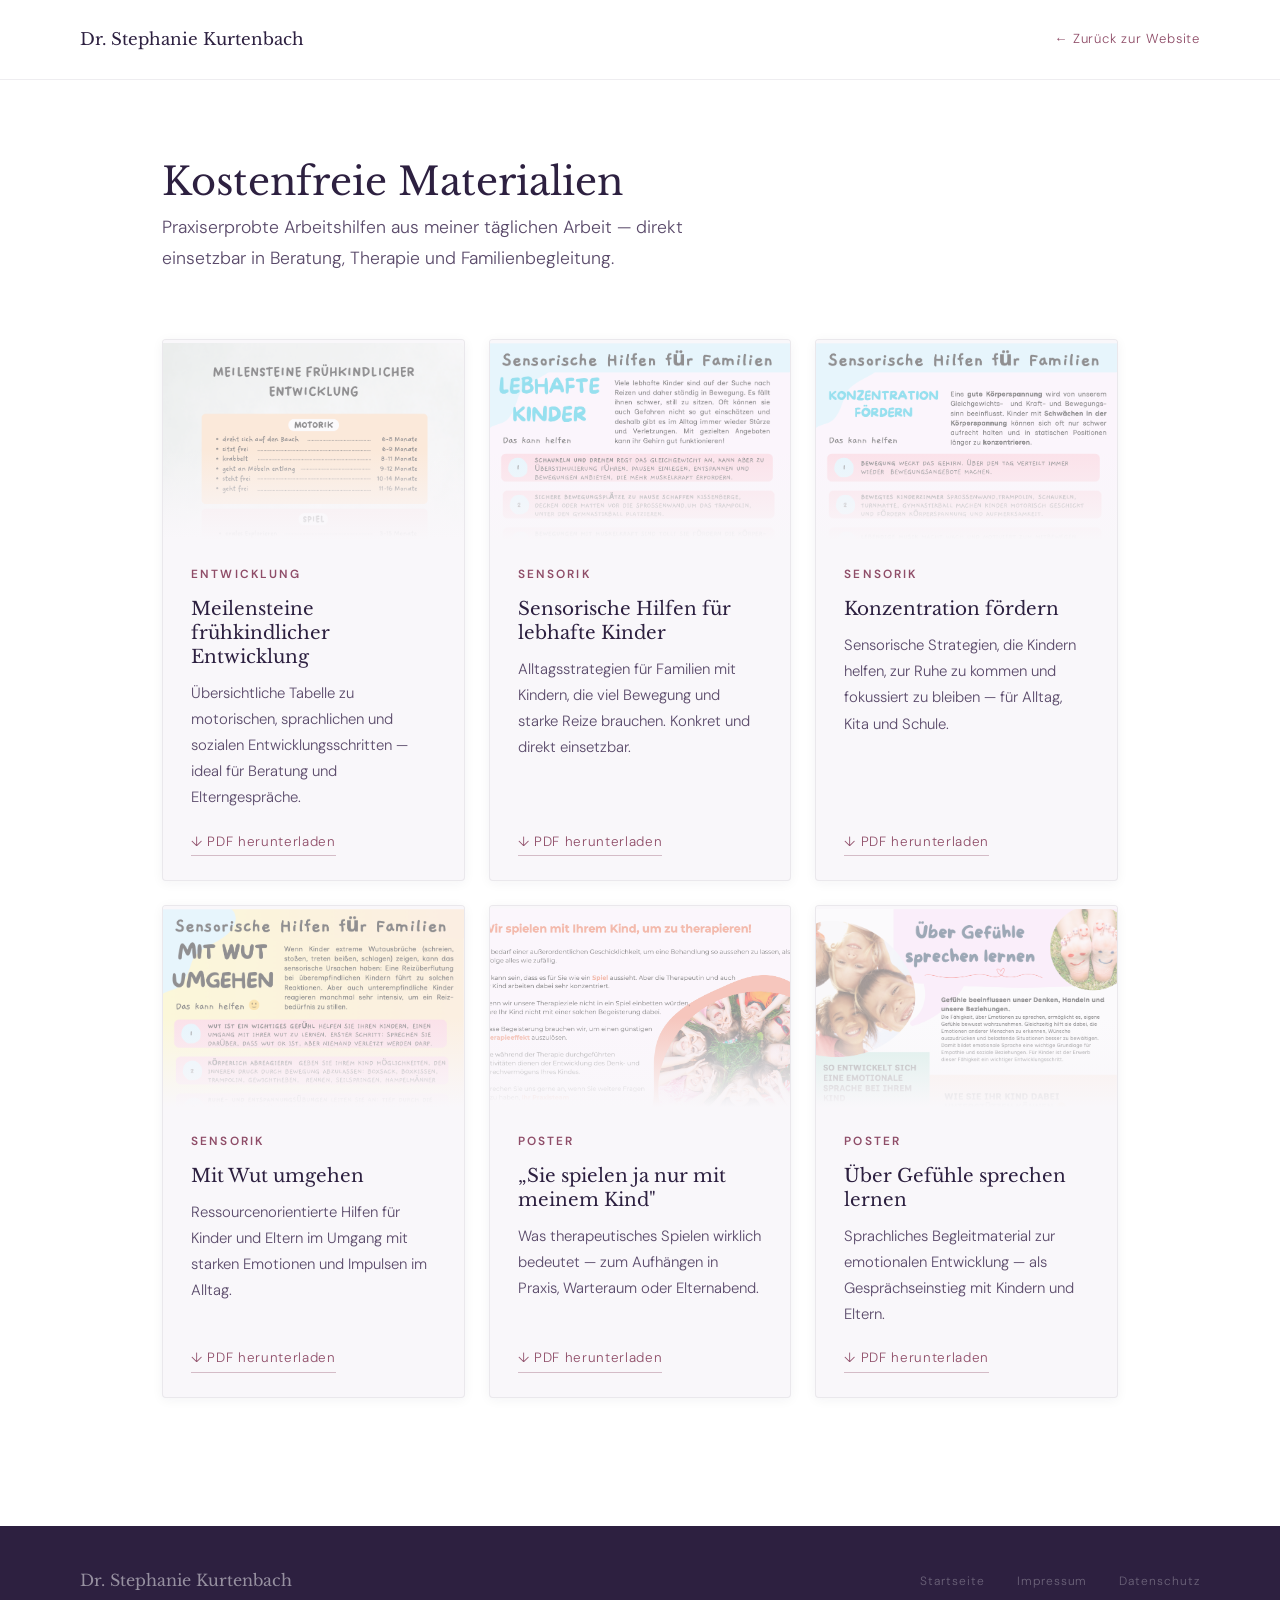
<file: materialien.html>
<!DOCTYPE html>
<html lang="de">
<head>
<meta charset="UTF-8">
<meta name="viewport" content="width=device-width, initial-scale=1.0">
<title>Kostenfreie Materialien – Dr. Stephanie Kurtenbach</title>
<link rel="stylesheet" href="fonts/fonts.css">
<style>
  :root {
    --white: #FFFFFF;
    --off: #F9F7FA;
    --rose: #B8728A;
    --rose-dark: #8F4D68;
    --rose-pale: #F7EEF2;
    --deep: #2D2040;
    --mid: #5A4A6A;
    --muted: #9080A0;
    --font-serif: 'Libre Baskerville', Georgia, serif;
    --font-sans: 'DM Sans', sans-serif;
    --ease-organic: cubic-bezier(0.22, 1, 0.36, 1);
    --dur-ui: 220ms;
    --dur-ambient: 500ms;
  }
  * { margin: 0; padding: 0; box-sizing: border-box; }
  h1, h2, h3, h4, h5, h6 { font-weight: 400; }
  body { font-family: var(--font-sans); font-weight: 300; font-size: 17px; line-height: 1.85; color: var(--deep); background: var(--white); }
  nav { position: fixed; top: 0; left: 0; right: 0; z-index: 100; display: flex; justify-content: space-between; align-items: center; padding: 1.5rem 5rem; background: rgba(255,255,255,0.98); border-bottom: 1px solid rgba(45,32,64,0.08); }
  .nav-logo { font-family: var(--font-serif); font-size: 1.05rem; font-weight: 400; color: var(--deep); text-decoration: none; }
  .nav-back { font-size: 0.82rem; color: var(--rose-dark); text-decoration: none; letter-spacing: 0.06em; transition: color var(--dur-ui) var(--ease-organic); }
  .nav-back:hover { color: var(--deep); text-decoration: underline; }
  main { max-width: 1020px; margin: 0 auto; padding: 10rem 2rem 8rem; }
  h1 { font-family: var(--font-serif); font-size: clamp(2rem, 3vw, 3rem); font-weight: 400; color: var(--deep); margin-bottom: 0.5rem; line-height: 1.15; }
  .intro { font-size: 1.1rem; color: var(--mid); margin-bottom: 4rem; max-width: 600px; line-height: 1.78; }
  .material-cards { display: grid; grid-template-columns: repeat(3, 1fr); gap: 1.5rem; }
  .material-card { background: var(--off); border: 1px solid rgba(45,32,64,0.07); box-shadow: 0 2px 12px rgba(45,32,64,0.05); border-radius: 4px; display: flex; flex-direction: column; overflow: hidden; transition: border-color var(--dur-ui) var(--ease-organic), box-shadow var(--dur-ui) var(--ease-organic), transform var(--dur-ui) var(--ease-organic); }
  .material-card:hover { border-color: rgba(143,77,104,0.20); box-shadow: 0 6px 28px rgba(45,32,64,0.10); transform: translateY(-2px); }
  .material-card-img { position: relative; width: 100%; aspect-ratio: 3/2; overflow: hidden; flex-shrink: 0; background: var(--off); }
  .material-card-img img { display: block; width: 100%; height: 100%; object-fit: cover; object-position: top center; opacity: 0.42; transition: transform var(--dur-ambient) var(--ease-organic), opacity var(--dur-ui) var(--ease-organic); }
  .material-card:hover .material-card-img img { transform: scale(1.03); opacity: 0.58; }
  .material-card-img::after { content: ''; position: absolute; bottom: 0; left: 0; right: 0; height: 45%; background: linear-gradient(to bottom, transparent, var(--off)); pointer-events: none; }
  .material-card-body { padding: 1.5rem 1.75rem 1.5rem; display: flex; flex-direction: column; gap: 0.7rem; flex: 1; }
  .material-card-tag { font-size: 0.74rem; letter-spacing: 0.18em; text-transform: uppercase; color: var(--rose-dark); font-weight: 600; }
  .material-card-title { font-family: var(--font-serif); font-size: 1.15rem; font-weight: 400; color: var(--deep); line-height: 1.3; }
  .material-card-desc { font-size: 0.93rem; color: var(--mid); line-height: 1.75; flex: 1; }
  .material-card-dl { display: inline-flex; align-items: center; gap: 0.45rem; font-size: 0.84rem; letter-spacing: 0.05em; color: var(--rose-dark); text-decoration: none; border-bottom: 1px solid rgba(143,77,104,0.35); padding-bottom: 1px; margin-top: 0.5rem; align-self: flex-start; transition: color var(--dur-ui) var(--ease-organic), border-color var(--dur-ui) var(--ease-organic); }
  .material-card-dl:hover { color: var(--deep); border-color: rgba(45,32,64,0.45); }
  footer { background: var(--deep); padding: 2.5rem 5rem; display: flex; justify-content: space-between; align-items: center; }
  .footer-logo { font-family: var(--font-serif); font-size: 1rem; font-weight: 400; color: rgba(255,255,255,0.5); }
  .footer-links { display: flex; gap: 2rem; }
  .footer-links a { font-size: 0.75rem; color: rgba(255,255,255,0.3); text-decoration: none; letter-spacing: 0.08em; }
  .footer-links a:hover { color: var(--rose); }
  @media (max-width: 900px) {
    nav { padding: 1rem 1.5rem; }
    main { padding: 8rem 1.5rem 5rem; }
    .intro { color: var(--deep); }
    .material-cards { grid-template-columns: 1fr; gap: 1rem; }
    .material-card-desc { color: var(--deep); }
    footer { padding: 2rem 1.5rem; flex-direction: column; gap: 1.25rem; }
  }
</style>
</head>
<body>
<nav>
  <a href="index.html" class="nav-logo">Dr. Stephanie Kurtenbach</a>
  <a href="index.html#materialien" class="nav-back">← Zurück zur Website</a>
</nav>
<main>
  <h1>Kostenfreie Materialien</h1>
  <p class="intro">Praxiserprobte Arbeitshilfen aus meiner täglichen Arbeit — direkt einsetzbar in Beratung, Therapie und Familienbegleitung.</p>
  <div class="material-cards">
    <div class="material-card">
      <div class="material-card-img">
        <img src="materialien/thumbs/tabelle-meilensteine.png" alt="" loading="lazy" width="600" height="400">
      </div>
      <div class="material-card-body">
        <span class="material-card-tag">Entwicklung</span>
        <h2 class="material-card-title">Meilensteine frühkindlicher Entwicklung</h2>
        <p class="material-card-desc">Übersichtliche Tabelle zu motorischen, sprachlichen und sozialen Entwicklungsschritten — ideal für Beratung und Elterngespräche.</p>
        <a class="material-card-dl" href="materialien/Tabelle%20-%20Meilensteine%20fr%C3%BChkindlicher%20Entwicklung.pdf" download>↓ PDF herunterladen</a>
      </div>
    </div>
    <div class="material-card">
      <div class="material-card-img">
        <img src="materialien/thumbs/sensorik-lebhafte.png" alt="" loading="lazy" width="600" height="400">
      </div>
      <div class="material-card-body">
        <span class="material-card-tag">Sensorik</span>
        <h2 class="material-card-title">Sensorische Hilfen für lebhafte Kinder</h2>
        <p class="material-card-desc">Alltagsstrategien für Familien mit Kindern, die viel Bewegung und starke Reize brauchen. Konkret und direkt einsetzbar.</p>
        <a class="material-card-dl" href="materialien/Sensorische%20Hilfen%20f%C3%BCr%20Familien-Lebhafte%20Kinder.pdf" download>↓ PDF herunterladen</a>
      </div>
    </div>
    <div class="material-card">
      <div class="material-card-img">
        <img src="materialien/thumbs/sensorik-konzentration.png" alt="" loading="lazy" width="600" height="400">
      </div>
      <div class="material-card-body">
        <span class="material-card-tag">Sensorik</span>
        <h2 class="material-card-title">Konzentration fördern</h2>
        <p class="material-card-desc">Sensorische Strategien, die Kindern helfen, zur Ruhe zu kommen und fokussiert zu bleiben — für Alltag, Kita und Schule.</p>
        <a class="material-card-dl" href="materialien/Sensorische%20Hilfen%20f%C3%BCr%20Familien-Konzentration%20f%C3%B6rdern.pdf" download>↓ PDF herunterladen</a>
      </div>
    </div>
    <div class="material-card">
      <div class="material-card-img">
        <img src="materialien/thumbs/sensorik-wut.png" alt="" loading="lazy" width="600" height="400">
      </div>
      <div class="material-card-body">
        <span class="material-card-tag">Sensorik</span>
        <h2 class="material-card-title">Mit Wut umgehen</h2>
        <p class="material-card-desc">Ressourcenorientierte Hilfen für Kinder und Eltern im Umgang mit starken Emotionen und Impulsen im Alltag.</p>
        <a class="material-card-dl" href="materialien/Sensorische%20Hilfen%20f%C3%BCr%20Familien-Mit%20Wut%20umgehen.pdf" download>↓ PDF herunterladen</a>
      </div>
    </div>
    <div class="material-card">
      <div class="material-card-img">
        <img src="materialien/thumbs/poster-spielen.png" alt="" loading="lazy" width="600" height="400">
      </div>
      <div class="material-card-body">
        <span class="material-card-tag">Poster</span>
        <h2 class="material-card-title">„Sie spielen ja nur mit meinem Kind"</h2>
        <p class="material-card-desc">Was therapeutisches Spielen wirklich bedeutet — zum Aufhängen in Praxis, Warteraum oder Elternabend.</p>
        <a class="material-card-dl" href="materialien/Poster%20-%20Sie%20spielen%20ja%20nur%20mit%20meinem%20Kind.pdf" download>↓ PDF herunterladen</a>
      </div>
    </div>
    <div class="material-card">
      <div class="material-card-img">
        <img src="materialien/thumbs/poster-gefuehle.png" alt="" loading="lazy" width="600" height="400">
      </div>
      <div class="material-card-body">
        <span class="material-card-tag">Poster</span>
        <h2 class="material-card-title">Über Gefühle sprechen lernen</h2>
        <p class="material-card-desc">Sprachliches Begleitmaterial zur emotionalen Entwicklung — als Gesprächseinstieg mit Kindern und Eltern.</p>
        <a class="material-card-dl" href="materialien/Poster%20-%20%C3%9Cber%20Gef%C3%BChle%20sprechen%20lernen.pdf" download>↓ PDF herunterladen</a>
      </div>
    </div>
  </div>
</main>
<footer>
  <p class="footer-logo">Dr. Stephanie Kurtenbach</p>
  <div class="footer-links">
    <a href="index.html">Startseite</a>
    <a href="impressum.html">Impressum</a>
    <a href="datenschutz.html">Datenschutz</a>
  </div>
</footer>
</body>
</html>
</file>
<file: fonts/fonts.css>
/* DM Sans — variable font, weight axis 100–900 */
@font-face {
  font-family: 'DM Sans';
  font-style: normal;
  font-weight: 100 900;
  font-display: swap;
  src: url('dm-sans-latin-ext-wght-normal.woff2') format('woff2');
  unicode-range: U+0100-02BA,U+02BD-02C5,U+02C7-02CC,U+02CE-02D7,U+02DD-02FF,U+0304,U+0308,U+0329,U+1D00-1DBF,U+1E00-1E9F,U+1EF2-1EFF,U+2020,U+20A0-20AB,U+20AD-20C0,U+2113,U+2C60-2C7F,U+A720-A7FF;
}
@font-face {
  font-family: 'DM Sans';
  font-style: normal;
  font-weight: 100 900;
  font-display: swap;
  src: url('dm-sans-latin-wght-normal.woff2') format('woff2');
  unicode-range: U+0000-00FF,U+0131,U+0152-0153,U+02BB-02BC,U+02C6,U+02DA,U+02DC,U+0304,U+0308,U+0329,U+2000-206F,U+20AC,U+2122,U+2191,U+2193,U+2212,U+2215,U+FEFF,U+FFFD;
}

/* DM Serif Display — regular 400 */
@font-face {
  font-family: 'DM Serif Display';
  font-style: normal;
  font-weight: 400;
  font-display: swap;
  src: url('dm-serif-display-latin-ext-400-normal.woff2') format('woff2');
  unicode-range: U+0100-02BA,U+02BD-02C5,U+02C7-02CC,U+02CE-02D7,U+02DD-02FF,U+0304,U+0308,U+0329,U+1D00-1DBF,U+1E00-1E9F,U+1EF2-1EFF,U+2020,U+20A0-20AB,U+20AD-20C0,U+2113,U+2C60-2C7F,U+A720-A7FF;
}
@font-face {
  font-family: 'DM Serif Display';
  font-style: normal;
  font-weight: 400;
  font-display: swap;
  src: url('dm-serif-display-latin-400-normal.woff2') format('woff2');
  unicode-range: U+0000-00FF,U+0131,U+0152-0153,U+02BB-02BC,U+02C6,U+02DA,U+02DC,U+0304,U+0308,U+0329,U+2000-206F,U+20AC,U+2122,U+2191,U+2193,U+2212,U+2215,U+FEFF,U+FFFD;
}

/* DM Serif Display — italic 400 */
@font-face {
  font-family: 'DM Serif Display';
  font-style: italic;
  font-weight: 400;
  font-display: swap;
  src: url('dm-serif-display-latin-ext-400-italic.woff2') format('woff2');
  unicode-range: U+0100-02BA,U+02BD-02C5,U+02C7-02CC,U+02CE-02D7,U+02DD-02FF,U+0304,U+0308,U+0329,U+1D00-1DBF,U+1E00-1E9F,U+1EF2-1EFF,U+2020,U+20A0-20AB,U+20AD-20C0,U+2113,U+2C60-2C7F,U+A720-A7FF;
}
@font-face {
  font-family: 'DM Serif Display';
  font-style: italic;
  font-weight: 400;
  font-display: swap;
  src: url('dm-serif-display-latin-400-italic.woff2') format('woff2');
  unicode-range: U+0000-00FF,U+0131,U+0152-0153,U+02BB-02BC,U+02C6,U+02DA,U+02DC,U+0304,U+0308,U+0329,U+2000-206F,U+20AC,U+2122,U+2191,U+2193,U+2212,U+2215,U+FEFF,U+FFFD;
}

/* Libre Baskerville — regular 400 */
@font-face {
  font-family: 'Libre Baskerville';
  font-style: normal;
  font-weight: 400;
  font-display: swap;
  src: url('libre-baskerville-latin-ext-400-normal.woff2') format('woff2');
  unicode-range: U+0100-02BA,U+02BD-02C5,U+02C7-02CC,U+02CE-02D7,U+02DD-02FF,U+0304,U+0308,U+0329,U+1D00-1DBF,U+1E00-1E9F,U+1EF2-1EFF,U+2020,U+20A0-20AB,U+20AD-20C0,U+2113,U+2C60-2C7F,U+A720-A7FF;
}
@font-face {
  font-family: 'Libre Baskerville';
  font-style: normal;
  font-weight: 400;
  font-display: swap;
  src: url('libre-baskerville-latin-400-normal.woff2') format('woff2');
  unicode-range: U+0000-00FF,U+0131,U+0152-0153,U+02BB-02BC,U+02C6,U+02DA,U+02DC,U+0304,U+0308,U+0329,U+2000-206F,U+20AC,U+2122,U+2191,U+2193,U+2212,U+2215,U+FEFF,U+FFFD;
}

/* Libre Baskerville — italic 400 */
@font-face {
  font-family: 'Libre Baskerville';
  font-style: italic;
  font-weight: 400;
  font-display: swap;
  src: url('libre-baskerville-latin-ext-400-italic.woff2') format('woff2');
  unicode-range: U+0100-02BA,U+02BD-02C5,U+02C7-02CC,U+02CE-02D7,U+02DD-02FF,U+0304,U+0308,U+0329,U+1D00-1DBF,U+1E00-1E9F,U+1EF2-1EFF,U+2020,U+20A0-20AB,U+20AD-20C0,U+2113,U+2C60-2C7F,U+A720-A7FF;
}
@font-face {
  font-family: 'Libre Baskerville';
  font-style: italic;
  font-weight: 400;
  font-display: swap;
  src: url('libre-baskerville-latin-400-italic.woff2') format('woff2');
  unicode-range: U+0000-00FF,U+0131,U+0152-0153,U+02BB-02BC,U+02C6,U+02DA,U+02DC,U+0304,U+0308,U+0329,U+2000-206F,U+20AC,U+2122,U+2191,U+2193,U+2212,U+2215,U+FEFF,U+FFFD;
}

/* Lora — italic 400 only (used for body-level quotes) */
@font-face {
  font-family: 'Lora';
  font-style: italic;
  font-weight: 400;
  font-display: swap;
  src: url('lora-latin-ext-400-italic.woff2') format('woff2');
  unicode-range: U+0100-02BA,U+02BD-02C5,U+02C7-02CC,U+02CE-02D7,U+02DD-02FF,U+0304,U+0308,U+0329,U+1D00-1DBF,U+1E00-1E9F,U+1EF2-1EFF,U+2020,U+20A0-20AB,U+20AD-20C0,U+2113,U+2C60-2C7F,U+A720-A7FF;
}
@font-face {
  font-family: 'Lora';
  font-style: italic;
  font-weight: 400;
  font-display: swap;
  src: url('lora-latin-400-italic.woff2') format('woff2');
  unicode-range: U+0000-00FF,U+0131,U+0152-0153,U+02BB-02BC,U+02C6,U+02DA,U+02DC,U+0304,U+0308,U+0329,U+2000-206F,U+20AC,U+2122,U+2191,U+2193,U+2212,U+2215,U+FEFF,U+FFFD;
}
</file>
